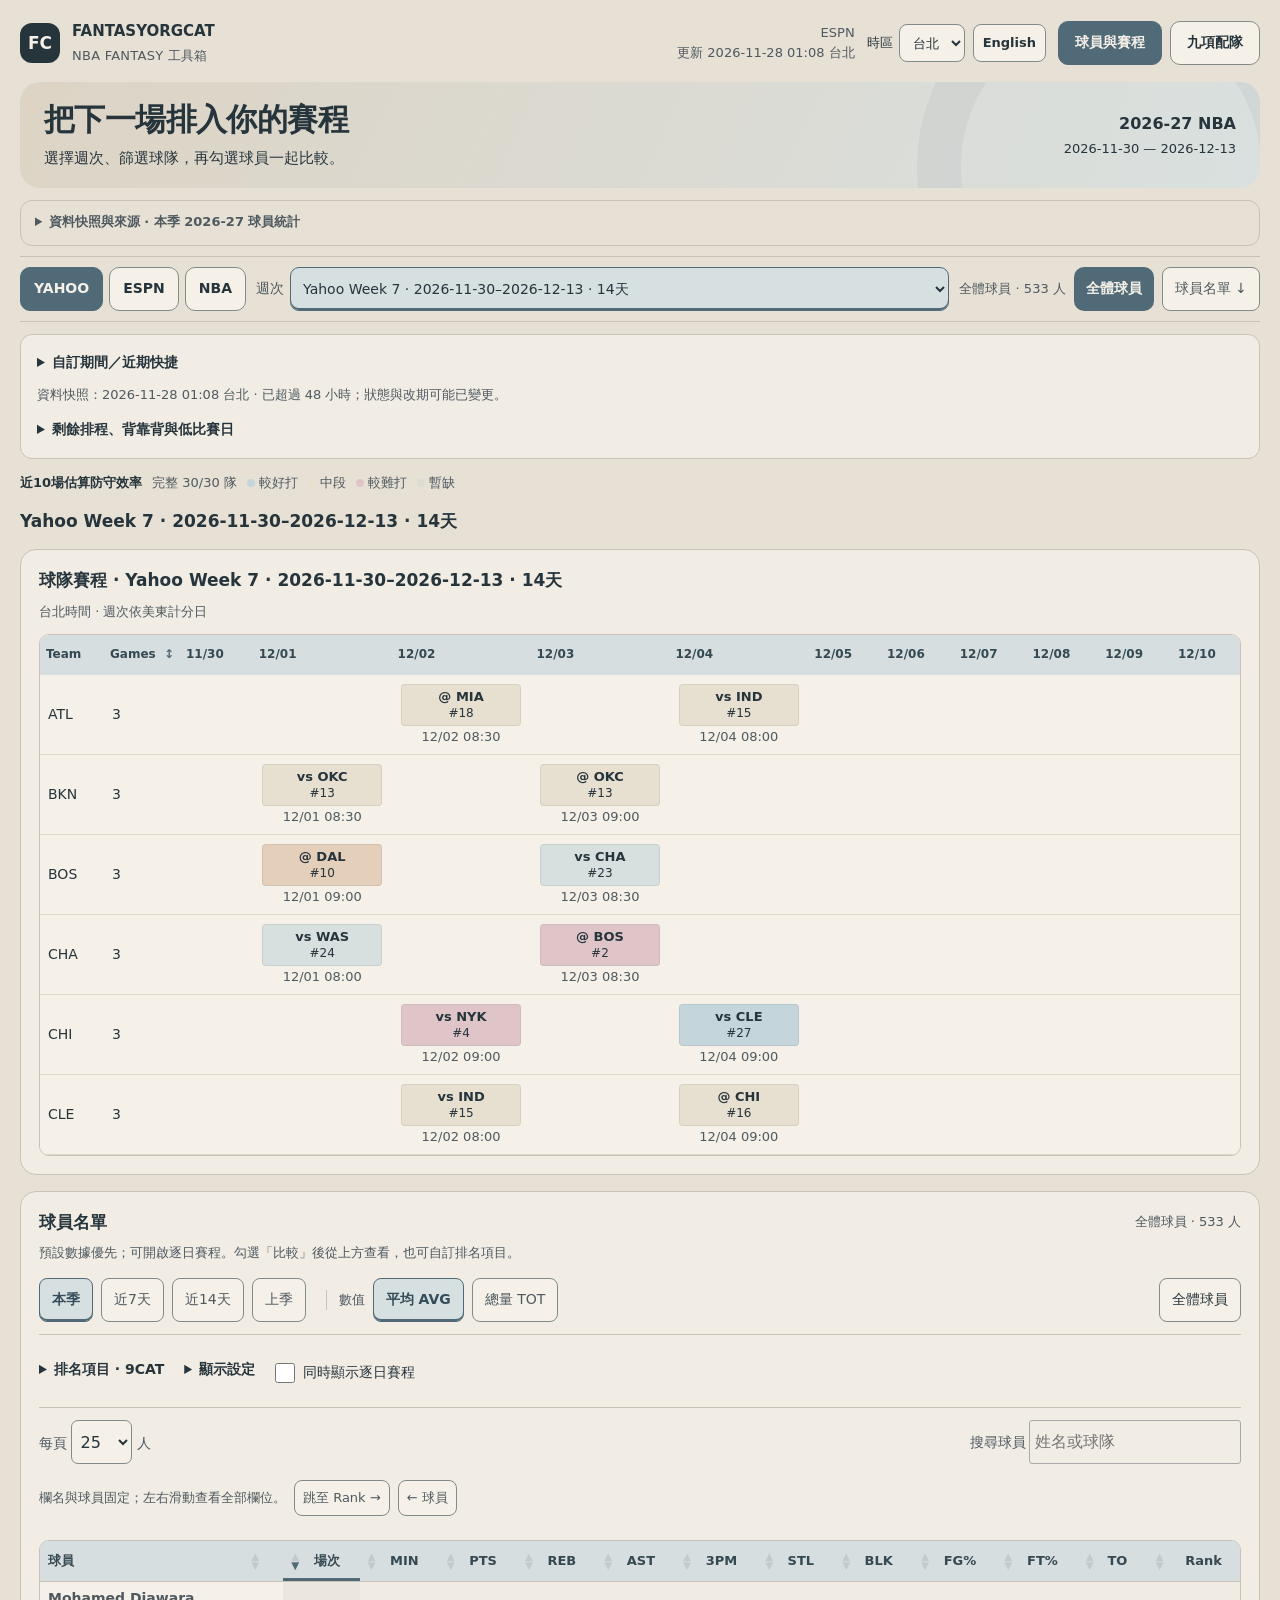
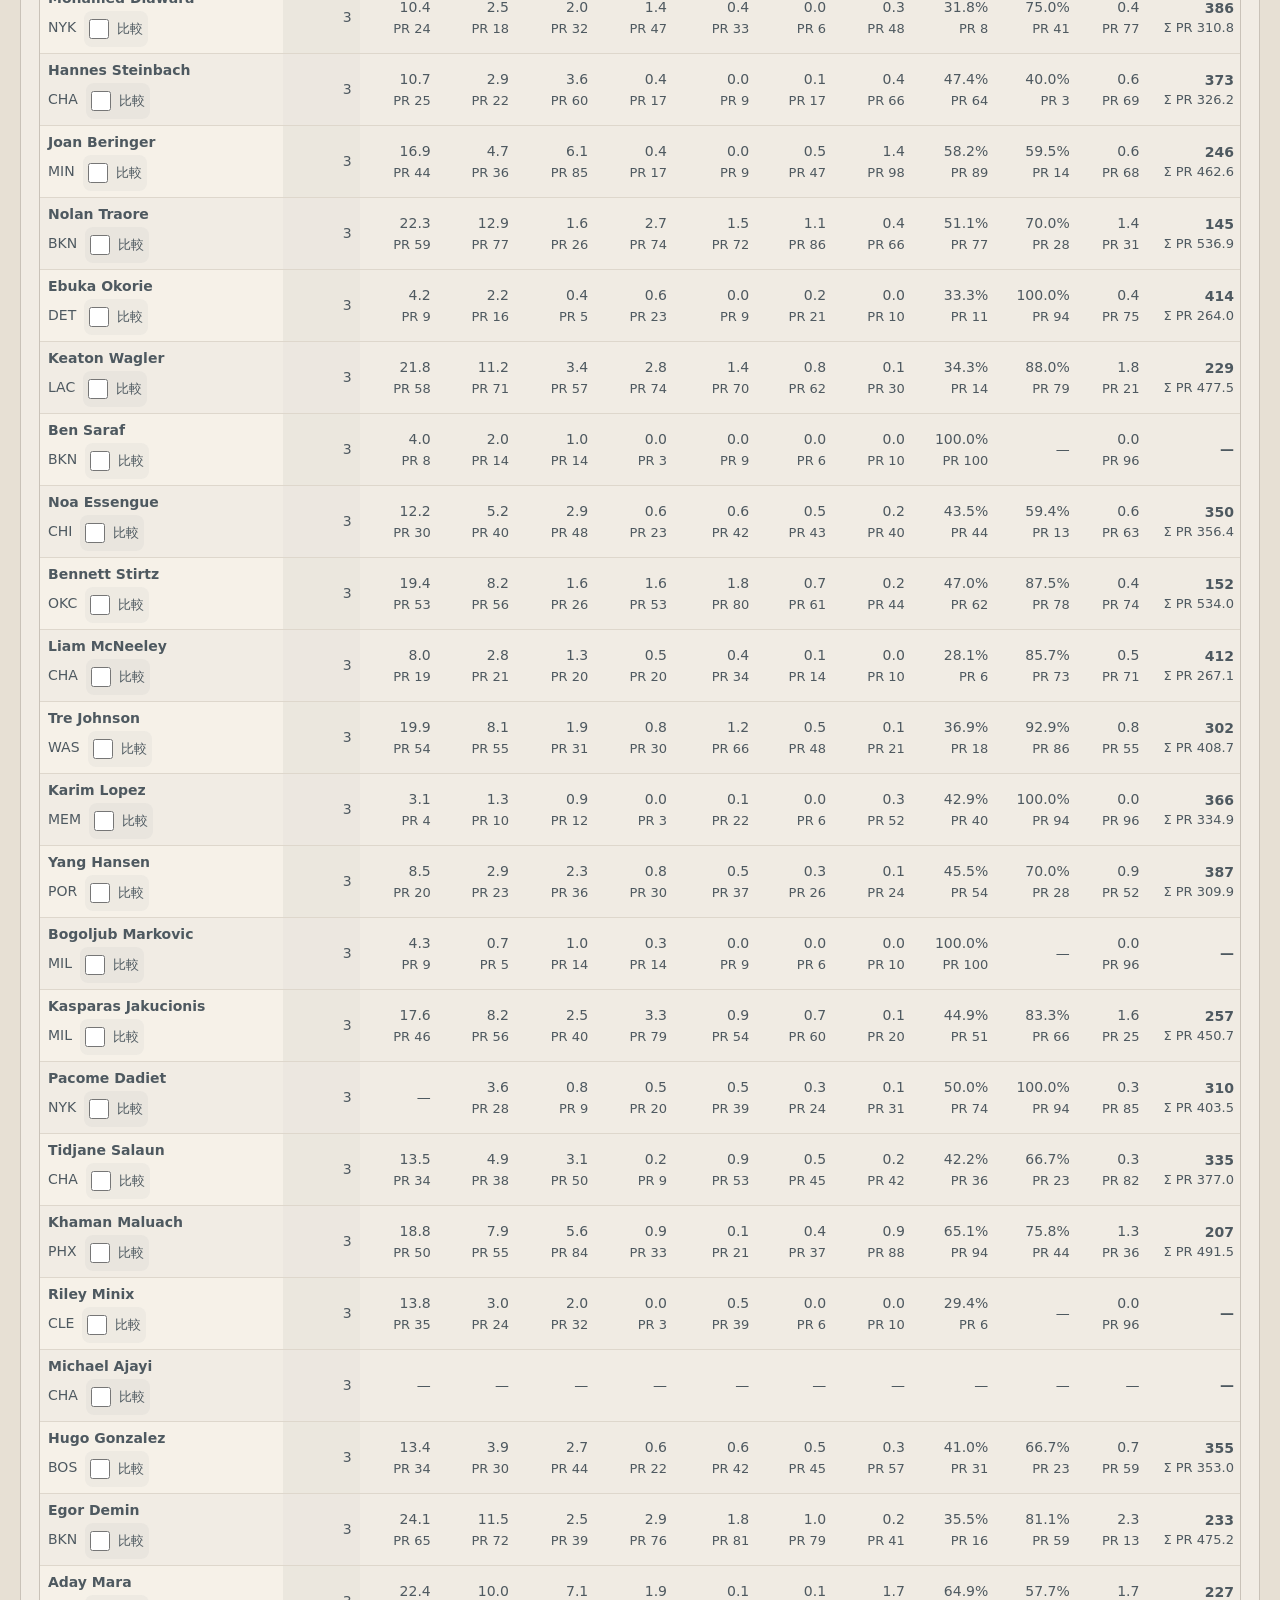
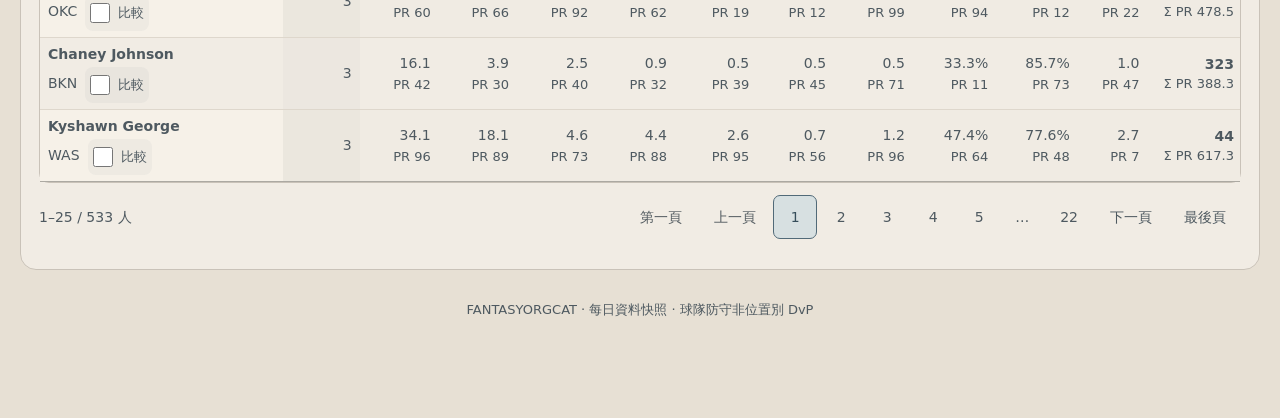
<file: index.html>
<!DOCTYPE html>
    <html lang="zh-Hant">
    <head>
        <meta charset="utf-8">
        <meta name="viewport" content="width=device-width,initial-scale=1">
        <meta http-equiv="Content-Security-Policy" content="default-src 'none'; script-src 'self' 'unsafe-inline'; style-src 'self' 'unsafe-inline'; img-src data:; connect-src 'none'; base-uri 'none'; form-action 'none'">
        <title>球員與賽程 | FANTASYORGCAT</title>
        <link rel="stylesheet" type="text/css" href="assets/datatables-2.3.7.min.css" integrity="sha384-iRTWPXZquQySBE9K96fgJXUIrnm8TpdtPAbiCNR+qjpP24qFZw9PHFA91JtWy7Ul">
        <style>:root{--bg:#e7e0d4;--panel:#f1ece4;--paper:#f6f1e8;--ink:#35434b;--muted:#5e6364;--line:#c9c2b8;--control-line:#818b88;--accent:#516a78;--accent-hover:#435b69;--accent-soft:#d7e0e1;--warm-ink:#735238;--rose-ink:#845d64;--focus:#856044;--radius:16px}
*{box-sizing:border-box}html{scroll-behavior:smooth}body{margin:0;padding:24px;font-family:Inter,'Segoe UI','Microsoft JhengHei',sans-serif;color:var(--ink);background:var(--bg);font-size:14px}button,input,select{font:inherit;color:inherit}button{cursor:pointer}button:focus-visible,input:focus-visible,select:focus-visible,summary:focus-visible,a:focus-visible{outline:3px solid var(--focus);outline-offset:3px}.container{max-width:1680px;margin:auto}.appbar{display:flex;align-items:center;justify-content:space-between;gap:16px;margin-bottom:22px}.brand{display:flex;align-items:center;gap:12px;font-weight:750;letter-spacing:-.3px}.brand-mark{display:grid;place-items:center;width:40px;height:40px;border-radius:12px;background:var(--ink);color:var(--paper);font-size:17px}.brand small{display:block;color:var(--muted);font-size:11px;font-weight:500;letter-spacing:1px;margin-top:3px}.app-status{font-size:11px;color:var(--muted);text-align:right}.hero{position:relative;overflow:hidden;display:flex;justify-content:space-between;align-items:center;gap:24px;padding:28px 32px;border-radius:20px;background:linear-gradient(115deg,#ddd4c5,#d9e0df);color:var(--ink);margin-bottom:16px}.hero:after{content:'';position:absolute;right:-45px;top:-110px;width:300px;height:300px;border:44px solid #516a7812;border-radius:50%;pointer-events:none}.eyebrow{font-size:10px;letter-spacing:2px;font-weight:700;color:var(--warm-ink);text-transform:uppercase}.hero h1{font-size:clamp(25px,3vw,38px);letter-spacing:-1.3px;line-height:1.2;margin:10px 0}.hero p{color:var(--ink);margin:0;font-size:13px}.hero-meta{position:relative;z-index:1;text-align:right;white-space:nowrap;font-size:12px;color:var(--ink)}.hero-meta strong{display:block;color:var(--ink);font-size:18px;margin-bottom:7px}.metric-grid{display:grid;grid-template-columns:repeat(4,minmax(0,1fr));gap:12px;margin:16px 0}.metric-card{padding:17px 20px;background:var(--panel);border:1px solid var(--line);border-radius:var(--radius)}.metric-card span{display:block;font-size:11px;color:var(--muted);margin-bottom:8px}.metric-card strong{font-size:24px;letter-spacing:-.6px}.metric-card small{font-size:11px;color:var(--muted);margin-left:6px}.data-details{margin:12px 0 18px;border:1px solid var(--line);border-radius:12px;background:#eae4da;font-size:12px;color:var(--muted)}.data-details summary{padding:12px 16px;cursor:pointer;font-weight:600}.data-details p{padding:0 16px;line-height:1.7}.workspace-bar{position:sticky;top:0;z-index:20;display:flex;justify-content:space-between;align-items:center;gap:12px;padding:10px;background:#e7e0d4f5;border-bottom:1px solid var(--line);backdrop-filter:blur(12px);margin-bottom:16px}.tab{display:flex;gap:5px;overflow:auto}.tab button{background:transparent;border:0;white-space:nowrap;color:var(--muted);padding:12px 16px;border-radius:10px;font-size:12px;font-weight:650;transition:.15s}.tab button.active{background:var(--accent);color:var(--paper);box-shadow:0 3px 8px #516a781c}.tab button:hover{background:var(--accent-soft)}.tab button.active:hover{background:var(--accent-hover)}.filter-tools{display:flex;gap:12px;align-items:center;flex-shrink:0}.selection-label{font-size:11px;color:var(--muted)}.global-reset{background:var(--accent);border:0;color:var(--paper);padding:11px 18px;border-radius:10px;font-weight:700;font-size:12px;white-space:nowrap;box-shadow:0 3px 8px #516a781c}.global-reset:hover{background:var(--accent-hover)}.tabcontent{display:none;min-width:0}.team-section,.player-section{background:var(--panel);border:1px solid var(--line);border-radius:var(--radius);padding:18px;margin-bottom:16px;min-width:0;overflow:hidden}h3{margin:0 0 14px;font-size:15px;font-weight:700;letter-spacing:-.3px}h3 small{margin-left:10px;font-size:11px;font-weight:400;color:var(--muted)}.schedule-scroll{max-height:330px;overflow:auto;border-radius:10px;border:1px solid var(--line);background:var(--paper)}.team-section table{font-size:12px}.team-section thead{position:sticky;top:0;z-index:2}.team-row{cursor:pointer}.team-row:hover{background:#e2e8e6!important}.team-row.selected{background:var(--accent-soft)!important;box-shadow:inset 3px 0 var(--accent)}.player-heading{display:flex;align-items:center;justify-content:space-between;gap:12px;margin-bottom:16px}.player-heading h3{margin:0}.player-heading span{font-size:11px;color:var(--muted)}.controls{display:flex;flex-wrap:wrap;align-items:center;gap:6px;margin-bottom:16px;padding-bottom:15px;border-bottom:1px solid var(--line)}.btn-stat{padding:8px 12px;border:1px solid var(--control-line);background:var(--paper);color:var(--muted);border-radius:8px;font-size:11px;white-space:nowrap}.btn-stat.active{background:var(--accent-soft);color:#354d5a;border-color:var(--accent);font-weight:650}.btn-reset{margin-left:auto;padding:8px 12px;border:1px solid var(--control-line);background:var(--paper);color:var(--ink);border-radius:8px;font-size:11px}.btn-reset:hover{background:#e7dfd4}.controls>span{color:var(--muted);font-size:10px}.legend{display:flex;flex-wrap:wrap;align-items:center;gap:10px;color:var(--muted);font-size:11px;margin:14px 0}.dot{height:8px;width:8px;border-radius:50%;display:inline-block;margin-right:4px}.legend b{color:var(--ink);font-weight:600}table{width:100%;border-collapse:collapse;font-size:12px}th{background:#d7dedf;color:#354952;padding:11px 9px;text-align:left;font-size:11px;font-weight:650;white-space:nowrap}td{padding:9px 8px;border-bottom:1px solid #ded7cc;vertical-align:middle}table.dataTable tbody tr{background:var(--paper)}table.dataTable tbody tr:nth-child(even){background:var(--panel)}table.dataTable thead>tr>th{border-bottom:1px solid var(--line)}table.dataTable tbody td:first-child{min-width:140px}.matchup{min-width:64px;max-width:110px;font-size:11px;border:1px solid #35434b18;line-height:1.35!important}.matchup small{font-size:9px;font-weight:500;opacity:1}.player-section .dt-layout-row{gap:12px;font-size:11px;color:var(--muted)}div.dt-container div.dt-layout-row{margin:12px 0}div.dt-container .dt-input{border:1px solid var(--control-line);border-radius:7px;background:var(--paper);padding:7px 9px;color:var(--ink)}div.dt-container .dt-paging .dt-paging-button{border-radius:7px;font-size:11px}div.dt-container .dt-paging .dt-paging-button.current{background:var(--accent-soft);border-color:var(--accent);color:#354d5a!important}.dt-scroll{border:1px solid var(--line);border-radius:10px;overflow:hidden}.dt-scroll-body{background:var(--paper)}hr{display:none}.footer{color:var(--muted);font-size:10px;text-align:center;padding:14px}
@media(max-width:1000px){body{padding:16px}.workspace-bar{flex-wrap:wrap}.tab{width:100%}.filter-tools{width:100%;justify-content:space-between}.hero{padding:24px}.metric-card{padding:14px}.metric-card strong{font-size:20px}}
@media(max-width:600px){body{padding:10px;font-size:12px}.appbar{margin:8px 2px 16px}.brand{font-size:12px}.app-status{max-width:130px;font-size:10px}.hero{padding:22px;display:block;border-radius:16px}.hero-meta{text-align:left;margin-top:18px;font-size:11px}.hero-meta strong{display:inline;font-size:13px;margin-right:8px}.metric-grid{grid-template-columns:repeat(2,minmax(0,1fr));gap:8px}.metric-card{padding:13px 15px}.metric-card strong{font-size:21px}.workspace-bar{padding:8px 0}.tab button{padding:10px 12px}.team-section,.player-section{padding:12px;border-radius:12px}.schedule-scroll{max-height:280px}.player-heading{align-items:flex-start}.player-heading span{font-size:10px}.controls{gap:5px}.controls>span{margin-left:5px!important}.btn-stat{padding:8px 10px}.btn-reset{margin-left:0}.legend{font-size:10px;gap:7px}.selection-label{font-size:10px}.global-reset{padding:10px 15px}.data-details{margin-bottom:10px}div.dt-container div.dt-layout-row:not(.dt-layout-table){display:flex;flex-wrap:wrap;justify-content:space-between;gap:10px}div.dt-container div.dt-layout-row:not(.dt-layout-table) .dt-layout-cell{text-align:left;margin:0}.dt-search input{max-width:170px}}

.season-picker{display:flex;align-items:center;gap:8px;color:var(--muted);font-size:11px;flex-shrink:0}.season-picker select{max-width:290px;border:1px solid var(--control-line);border-radius:9px;background:var(--paper);color:var(--ink);padding:10px;font-size:11px}.season-picker select.active{border-color:var(--accent);background:var(--accent-soft)}.workspace-bar .tab{flex:1;min-width:0}.season-picker select:focus-visible{outline:3px solid var(--focus);outline-offset:2px}#season-week-heading{margin:16px 0}#season-week-empty{font-size:12px;color:var(--muted)}@media(max-width:1200px){.workspace-bar{flex-wrap:wrap}.workspace-bar .tab{flex-basis:100%}.season-picker{flex:1}}@media(max-width:600px){.season-picker{width:100%;min-width:0}.season-picker select{flex:1;min-width:0;max-width:none}}

[hidden]{display:none!important}.pick-controls{margin-top:7px;font-size:11px;color:var(--muted)}.pick-controls label{display:flex;align-items:center;gap:4px;cursor:pointer}.pick-controls input{width:15px;height:15px;accent-color:var(--accent)}#comparison-meta{font-size:11px;color:var(--muted);line-height:1.7}.comparison-scroll{overflow:auto;border:1px solid var(--line);border-radius:10px}.comparison-scroll table{min-width:1700px}.comparison-scroll small{display:block;color:var(--muted);font-size:10px}.comparison-scroll td:first-child{min-width:170px}.comparison-scroll td:first-child button{display:block;margin-top:6px}.comparison-matchup{min-width:90px}#comparison-head button{border:0;background:transparent;padding:0;color:inherit;font-weight:700}#comparison-panel select{border:1px solid var(--control-line);border-radius:8px;background:var(--paper);padding:7px}

.comparison-scroll th:first-child,.comparison-scroll td:first-child{position:sticky;left:0;background:var(--panel);z-index:1}.comparison-scroll th:first-child{background:#d7dedf;z-index:2}

.period-tools{padding:14px 16px;margin-bottom:14px;background:var(--panel);border:1px solid var(--line);border-radius:12px;font-size:12px;line-height:1.6}.period-tools p{margin:6px 0;color:var(--muted)}.period-inputs{display:flex;gap:12px;flex-wrap:wrap;align-items:end}.period-inputs label{display:grid;gap:4px;min-width:0}.period-inputs input{max-width:100%;padding:8px;border:1px solid var(--control-line);border-radius:8px;background:var(--paper);color:var(--ink)}.period-tools details{margin-top:8px}.period-tools summary{cursor:pointer;font-weight:650}.period-tools #period-error{color:#885058}.game-time{display:block;max-width:120px;font-size:10px;color:var(--muted);line-height:1.4;margin-top:4px}.period-tools #schedule-freshness{font-size:11px}.period-tools ul{padding-left:20px}.period-tools .schedule-scroll{margin-top:10px}@media(max-width:600px){.period-inputs{gap:8px}.period-inputs label{flex:1;min-width:120px}.period-tools{padding:12px}}

.workspace-bar{flex-wrap:wrap;margin-bottom:10px}.platform-switch{display:flex;gap:6px;flex-shrink:0}.platform-button{min-height:44px;padding:10px 18px;border:1px solid var(--control-line);border-radius:10px;background:var(--paper);color:var(--ink);font-size:12px;font-weight:700}.platform-button.active{background:var(--accent);border-color:var(--accent);color:var(--paper)}.platform-button:disabled{cursor:default;color:var(--muted);background:#ded9d1}.platform-button small{display:block;font-size:9px;font-weight:500}.workspace-bar .season-picker{flex:1;min-width:0}.season-picker select{flex:1;min-width:0;max-width:none;min-height:44px}.platform-note{flex-basis:100%;margin:0 2px;font-size:11px;line-height:1.5;color:var(--muted)}#schedule-extras .tab{margin:8px 0}.period-tools details:first-child{margin-top:0}#custom-period-heading{line-height:1.6}@media(max-width:600px){.platform-switch{width:100%;display:grid;grid-template-columns:repeat(3,minmax(0,1fr))}.platform-button{padding:8px}.workspace-bar .filter-tools{width:100%;min-height:44px}.platform-note{font-size:10px}.season-picker select{font-size:10px}.period-inputs button{min-height:44px}}

/* Interaction states share the muted blue palette; labels and ranks carry meaning. */
.team-games-sort{border:0;background:transparent;padding:0;min-height:28px;color:inherit;font:inherit;font-weight:650;white-space:nowrap}.team-games-sort [data-games-sort-arrow]{color:var(--accent);margin-left:4px}.team-games-sort:disabled{cursor:default;color:var(--muted)}.team-section table.dataTable thead th[aria-sort="none"]{box-shadow:none}
#comparison-head button[aria-label*="目前"]{color:var(--accent);text-decoration:underline;text-underline-offset:3px}#comparison-head button[aria-label*="目前升序"]:after{content:' ↑'}#comparison-head button[aria-label*="目前降序"]:after{content:' ↓'}
.platform-button:not(:disabled):not(.active):hover,.btn-stat:not(.active):hover{background:#e2e8e6;border-color:var(--accent)}.platform-button.active:hover{background:var(--accent-hover)}.platform-button:disabled{color:#555d62;border-style:dashed}.btn-stat.active,.season-picker select.active{box-shadow:inset 0 -2px var(--accent)}.metric-card:nth-child(2) strong{color:var(--warm-ink)}.metric-card:nth-child(4) strong{color:var(--rose-ink)}table.dataTable thead th[aria-sort]{box-shadow:inset 0 -3px var(--accent)}table.dataTable thead>tr>th.dt-ordering-asc span.dt-column-order:before,table.dataTable thead>tr>th.dt-ordering-desc span.dt-column-order:after{color:var(--accent);opacity:1}div.dt-container .dt-paging .dt-paging-button:hover{background:var(--accent)!important;border-color:var(--accent)!important;color:var(--paper)!important}div.dt-container .dt-paging .dt-paging-button.disabled{color:#555d62!important;background:transparent!important}.matchup small{color:var(--ink)}

/* Page scrolling keeps the original DataTables header below the responsive navigation. */
.player-section,.player-section .dt-scroll{overflow:visible}
.player-section .dt-scroll-head{position:sticky!important;top:var(--workspace-height,0px);z-index:10;background:#d7dedf;border-radius:9px 9px 0 0}
.schedule-scroll thead{position:sticky;top:0;z-index:2}

.roto-link{display:inline-block;color:var(--accent);font-size:11px;margin-top:4px;text-underline-offset:3px}

/* Homepage workspace: readable data, clear destinations, compact secondary context. */
body.dashboard-page{font-family:system-ui,-apple-system,BlinkMacSystemFont,'Segoe UI','Noto Sans TC','Microsoft JhengHei',sans-serif;font-size:15px;font-weight:500;line-height:1.55;--ink:#26343c;--muted:#4e5960;padding:20px}
body.dashboard-page .container{max-width:1440px}
body.dashboard-page .appbar{flex-wrap:wrap;gap:12px;margin-bottom:16px}
body.dashboard-page .brand{font-size:15px;letter-spacing:0}
body.dashboard-page .brand small{font-size:13px;letter-spacing:.25px}
body.dashboard-page .app-status{font-size:13px;margin-left:auto}
body.dashboard-page .site-nav{display:flex;gap:8px}
body.dashboard-page .site-nav a{display:inline-flex;align-items:center;justify-content:center;min-height:44px;padding:9px 16px;border:1px solid var(--control-line);border-radius:10px;color:var(--ink);background:var(--paper);text-decoration:none;font-size:14px;font-weight:650;white-space:nowrap}
body.dashboard-page .site-nav a[aria-current="page"]{background:var(--accent);border-color:var(--accent);color:var(--paper)}
body.dashboard-page .site-nav a:not([aria-current]):hover{background:var(--accent-soft)}
body.dashboard-page .hero{padding:18px 24px;margin-bottom:12px;gap:16px}
body.dashboard-page .hero h1{font-size:clamp(24px,2.4vw,32px);letter-spacing:-.6px;margin:0 0 6px;line-height:1.3}
body.dashboard-page .hero p{font-size:15px;line-height:1.6}
body.dashboard-page .hero-meta{font-size:13px;line-height:1.6}
body.dashboard-page .hero-meta strong{font-size:16px;margin-bottom:2px}
body.dashboard-page .data-details{font-size:13px;line-height:1.7;margin:0 0 10px;background:transparent}
body.dashboard-page .data-details summary{min-height:44px;padding:10px 14px}
body.dashboard-page .metric-grid{gap:0;margin:0 14px 12px;border:1px solid var(--line);border-radius:12px;overflow:hidden}
body.dashboard-page .metric-card{border:0;border-radius:0;border-right:1px solid var(--line);padding:12px 16px}
body.dashboard-page .metric-card:last-child{border-right:0}
body.dashboard-page .metric-card :is(span,small){font-size:13px}
body.dashboard-page .metric-card span{margin-bottom:4px}
body.dashboard-page .metric-card strong{font-size:22px}
body.dashboard-page .workspace-bar{gap:10px;padding:10px 0;background:var(--bg);border-top:1px solid var(--line);border-bottom:1px solid var(--line);margin-bottom:12px}
body.dashboard-page .platform-switch{gap:6px}
body.dashboard-page .platform-button{font-size:14px;padding:8px 13px}
body.dashboard-page .platform-button small{font-size:13px}
body.dashboard-page .season-picker{font-size:14px;gap:6px}
body.dashboard-page .season-picker select{font-size:14px;padding:8px;min-height:44px}
body.dashboard-page .filter-tools{gap:8px}
body.dashboard-page .selection-label{font-size:13px;line-height:1.4}
body.dashboard-page :is(.global-reset,.btn-stat,.btn-reset,.tab button){font-size:14px;min-height:44px;padding:9px 12px}
body.dashboard-page .global-reset{box-shadow:none}
body.dashboard-page #view-comparison{display:inline-flex;align-items:center;background:var(--accent-soft);color:var(--ink);font-weight:650;text-decoration:none}
body.dashboard-page .period-tools{font-size:14px;line-height:1.65;padding:12px 16px}
body.dashboard-page :is(.platform-note,.period-tools #schedule-freshness){font-size:13px;line-height:1.6}
body.dashboard-page .period-tools summary{min-height:32px;display:list-item;padding:4px 0}
body.dashboard-page h3{font-size:17px;line-height:1.5;letter-spacing:0}
body.dashboard-page :is(h3 small,.player-heading span,.legend,.footer,.roto-link){font-size:13px;line-height:1.6}
body.dashboard-page .player-heading{flex-wrap:wrap;gap:10px;margin-bottom:8px}
body.dashboard-page .player-hint{margin:0 0 14px;font-size:13px;color:var(--muted);line-height:1.6}
body.dashboard-page .player-section{scroll-margin-top:calc(var(--workspace-height,0px) + 12px)}
body.dashboard-page .controls{gap:8px;padding-bottom:12px}
body.dashboard-page .controls>span{font-size:13px}
body.dashboard-page .stat-divider{margin-left:12px;padding-left:12px;border-left:1px solid var(--line)}
body.dashboard-page :is(table,.team-section table){font-size:14px;font-variant-numeric:tabular-nums}
body.dashboard-page th{font-size:13px;padding:12px 10px}
body.dashboard-page td{padding:11px 10px}
body.dashboard-page .stat-pr{font-size:13px;color:var(--muted)}
body.dashboard-page .matchup{min-width:104px;max-width:136px;font-size:14px}
body.dashboard-page :is(.matchup small,.game-time,.comparison-scroll small){font-size:13px;line-height:1.5}
body.dashboard-page .game-time{max-width:150px}
body.dashboard-page .pick-controls{font-size:14px;margin-top:8px}
body.dashboard-page .pick-controls label{min-height:44px;gap:8px;width:max-content;padding:4px 8px;border-radius:8px;background:#516a780d}
body.dashboard-page .pick-controls label:has(input:checked){background:var(--accent-soft);font-weight:700}
body.dashboard-page .pick-controls input{width:20px;height:20px;margin:0}
body.dashboard-page .player-section .dt-layout-row{font-size:14px;line-height:1.5}
body.dashboard-page div.dt-container .dt-input{min-height:44px;font-size:16px}
body.dashboard-page div.dt-container .dt-paging .dt-paging-button{font-size:14px;min-width:44px;min-height:44px}
body.dashboard-page #comparison-meta{font-size:14px}
body.dashboard-page #comparison-panel select{min-height:44px;font-size:16px}
body.dashboard-page #comparison-panel .controls{gap:12px}
body.dashboard-page #comparison-panel .roto-link{margin:0;text-decoration:none;display:inline-flex;align-items:center}
@media(max-width:1000px){body.dashboard-page .filter-tools{width:auto;margin-left:auto}body.dashboard-page .workspace-bar .season-picker{flex:1 1 260px}body.dashboard-page .site-nav{flex-basis:100%}body.dashboard-page .site-nav a{flex:1}}
@media(max-width:600px){body.dashboard-page{padding:10px;font-size:15px}body.dashboard-page .appbar{gap:10px;margin:2px 0 14px}body.dashboard-page .brand{font-size:14px}body.dashboard-page .brand-mark{width:36px;height:36px}body.dashboard-page .app-status{max-width:152px;font-size:13px}body.dashboard-page .site-nav{gap:8px}body.dashboard-page .hero{padding:16px;display:block}body.dashboard-page .hero p{font-size:14px}body.dashboard-page .hero-meta{margin-top:8px;text-align:left;font-size:13px;white-space:normal}body.dashboard-page .hero-meta strong{display:inline;margin-right:8px;font-size:14px}body.dashboard-page .metric-card{padding:10px 12px}body.dashboard-page .metric-card:nth-child(2){border-right:0}body.dashboard-page .metric-card:nth-child(-n+2){border-bottom:1px solid var(--line)}body.dashboard-page .workspace-bar{gap:8px;padding:8px 0}body.dashboard-page .platform-switch{display:flex;width:auto}body.dashboard-page .platform-button{padding:8px 12px}body.dashboard-page .workspace-bar .season-picker{flex-basis:100%}body.dashboard-page .filter-tools{width:100%;margin:0;gap:6px;justify-content:flex-start;flex-wrap:wrap}body.dashboard-page .selection-label{margin-right:auto;max-width:90px}body.dashboard-page .filter-tools :is(.global-reset,.btn-stat){padding:8px;font-size:13px}body.dashboard-page .period-tools{padding:10px 12px}body.dashboard-page .team-section,body.dashboard-page .player-section{padding:12px}body.dashboard-page h3 small{display:block;margin:3px 0 0}body.dashboard-page .player-heading span{max-width:50%;text-align:right}body.dashboard-page .stat-divider{margin-left:0!important;padding-left:0;border-left:0;flex-basis:100%}body.dashboard-page .controls{gap:6px}body.dashboard-page .btn-reset{margin-left:auto}body.dashboard-page .legend{gap:8px;margin:12px 0}body.dashboard-page .dt-search input{max-width:200px}body.dashboard-page .player-section .dt-layout-row{gap:10px}body.dashboard-page .footer{font-size:13px}}
@media(prefers-reduced-motion:reduce){html:has(body.dashboard-page){scroll-behavior:auto}body.dashboard-page *{transition:none!important}}
body.dashboard-page .filter-tools .selection-label{max-width:none;flex:1;min-width:0}
body.dashboard-page .player-section .dt-scroll-head th:first-child{position:sticky;left:0;z-index:3;box-shadow:1px 0 var(--line)}
body.dashboard-page .player-section .dt-scroll-body>table>tbody>tr>td:first-child{position:sticky;left:0;z-index:1;min-width:140px;max-width:180px;background:var(--paper);box-shadow:1px 0 var(--line)}
body.dashboard-page .player-section .dt-scroll-body>table>tbody>tr:nth-child(even)>td:first-child{background:var(--panel)}
body.dashboard-page .stat-pr,body.dashboard-page .comparison-scroll small{white-space:nowrap}
@media(max-width:360px){body.dashboard-page .app-status{max-width:none;flex-basis:100%;text-align:left}}

/* Stable data-first workspace. Schedule defaults to 84px (120px × 70%). */
body.dashboard-page{--table-font:14px;--table-padding:6px;--schedule-width:84px}
body.dashboard-page :is(.player-section table,.team-section table){font-size:var(--table-font);font-variant-numeric:tabular-nums}
body.dashboard-page .player-section .dt-scroll :is(th,td){overflow-wrap:normal;white-space:nowrap;padding:var(--table-padding) 8px;box-sizing:border-box}
body.dashboard-page .player-section .dt-scroll th{font-size:13px;padding:10px 20px 10px 8px}
body.dashboard-page .player-section .dt-scroll :is(th,td):first-child{white-space:normal;overflow-wrap:anywhere;min-width:0;max-width:none}
body.dashboard-page .player-section .dt-scroll tbody td:not(:first-child){text-align:right}
body.dashboard-page .player-section .dt-scroll tbody td:has(.matchup){text-align:left;white-space:normal}
body.dashboard-page .player-section .dt-scroll td.stat-pr{white-space:nowrap}
body.dashboard-page .stat-pr,body.dashboard-page .rank-sum{font-size:max(13px,calc(var(--table-font) - 1px));line-height:1.4;font-weight:400;color:var(--muted)}
body.dashboard-page .rank-sum{display:block;white-space:nowrap}
body.dashboard-page .rank-value{font-weight:700}
body.dashboard-page .pick-controls{margin-top:4px}
body.dashboard-page .pick-controls label{padding:2px 5px;min-height:36px;font-size:13px}
body.dashboard-page .matchup{width:100%;min-width:0;max-width:none;font-size:13px;padding:4px!important;white-space:normal;overflow-wrap:anywhere}
body.dashboard-page .matchup small{font-size:12px;line-height:1.35}
body.dashboard-page .game-time{max-width:none;font-size:12px;line-height:1.4;white-space:normal;overflow-wrap:anywhere}
body.dashboard-page .team-section .schedule-scroll{width:max-content;max-width:100%}
body.dashboard-page .team-section :is(th,td){padding:var(--table-padding) 6px;min-width:0!important;white-space:normal}
body.dashboard-page .team-section th{font-size:12px;white-space:nowrap}
body.dashboard-page .table-toolbar{display:flex;flex-wrap:wrap;gap:8px 20px;align-items:flex-start;padding:0 0 12px;border-bottom:1px solid var(--line);font-size:14px}
body.dashboard-page .table-options{min-width:0;max-width:100%;flex:0 1 auto}
body.dashboard-page .table-options[open]{flex-basis:100%;order:3;padding:12px;background:var(--paper);border:1px solid var(--line);border-radius:10px}
body.dashboard-page .table-options summary{padding:8px 0;min-height:40px;cursor:pointer;font-weight:650}
body.dashboard-page .table-options p{font-size:13px;line-height:1.6;margin:8px 0 0}
body.dashboard-page .table-options button{margin:6px 8px 0 0}
body.dashboard-page .rank-choices{display:flex;flex-wrap:wrap;gap:4px 10px;margin:8px 0;border:0;padding:0}
body.dashboard-page .rank-choices legend{font-size:13px;margin-bottom:4px;color:var(--muted)}
body.dashboard-page :is(.rank-choices label,.schedule-toggle){display:flex;gap:8px;align-items:center;min-height:44px;cursor:pointer}
body.dashboard-page .rank-choices label{border:1px solid var(--line);border-radius:8px;padding:6px 10px}
body.dashboard-page .rank-choices label:has(:checked){background:var(--accent-soft);border-color:var(--accent)}
body.dashboard-page :is(.rank-choices,.schedule-toggle) input{width:20px;height:20px;margin:0;accent-color:var(--accent);flex-shrink:0}
body.dashboard-page .display-controls{display:flex;flex-wrap:wrap;gap:12px 24px}
body.dashboard-page .display-controls label{display:grid;grid-template-columns:1fr auto;gap:6px;max-width:100%;width:240px}
body.dashboard-page .display-controls input{grid-column:1;min-width:0;width:100%;accent-color:var(--accent);min-height:32px}
body.dashboard-page .display-controls output{grid-column:2;grid-row:2;align-self:center;font-variant-numeric:tabular-nums}
body.dashboard-page .table-x-scroll{overflow-x:auto;overflow-y:hidden;height:20px;max-width:100%;scrollbar-color:var(--accent) var(--panel)}
body.dashboard-page .table-x-scroll>div{height:1px}
body.dashboard-page .table-scroll-hint{display:flex;gap:8px;flex-wrap:wrap;align-items:center;font-size:13px;color:var(--muted);padding:4px 0}
body.dashboard-page .table-scroll-hint button{font-size:13px;min-height:36px;padding:4px 8px}
@media(max-width:600px){body.dashboard-page .table-toolbar{gap:4px 16px}body.dashboard-page .display-controls label{width:100%}body.dashboard-page .table-options[open]{padding:10px}body.dashboard-page .table-scroll-hint span{flex-basis:100%}}
/* Finished fixed desktop grid; narrow screens scroll the same grid. */
body.dashboard-page .container{max-width:1280px}
body.dashboard-page .player-section .dt-scroll th:not(:first-child){text-align:right}
body.dashboard-page .player-section .dt-scroll .pick-controls{display:inline-flex;vertical-align:middle;margin:2px 0 0 8px}
body.dashboard-page .team-section{width:fit-content;max-width:100%}
@media(max-width:600px){
 body.dashboard-page .player-hint,body.dashboard-page .stat-divider{display:none}
 body.dashboard-page .player-section .dt-layout-row:not(.dt-layout-table){display:flex!important;align-items:center;gap:8px;margin:8px 0}
 body.dashboard-page .player-section .dt-layout-row:not(.dt-layout-table) .dt-layout-cell{padding:0;flex:0 1 auto}
 body.dashboard-page .player-section .dt-length{white-space:nowrap}
 body.dashboard-page .player-section .dt-search{display:flex;align-items:center;gap:6px}
 body.dashboard-page .player-section .dt-search input{width:140px;margin:0}
 body.dashboard-page .table-scroll-hint{gap:4px}
}
/* Restored full-width schedule, compact games and six complete visible team rows. */
body.dashboard-page .team-section{width:100%;max-width:100%}
body.dashboard-page .team-section .schedule-scroll{width:100%;max-width:100%;max-height:none;height:478px}
body.dashboard-page .team-section tbody tr{height:80px}
body.dashboard-page .team-section td{height:80px;padding:6px 8px}
body.dashboard-page .team-section .matchup{width:100%;min-width:64px;max-width:120px;margin:auto;line-height:1.2!important}
body.dashboard-page .team-section .game-time{white-space:nowrap;text-align:center;line-height:1.25;margin-top:3px;font-size:13px}
body.dashboard-page .schedule-zone-note{margin:-6px 0 12px;font-size:13px;color:var(--muted)}
.site-preferences{display:flex;align-items:center;gap:8px;font-size:13px}
.site-preferences label{display:flex;align-items:center;gap:6px}
.site-preferences :is(select,button){font:inherit;color:var(--ink);min-height:38px;padding:6px 9px;background:var(--paper);border:1px solid var(--control-line);border-radius:8px}
.site-preferences button{font-weight:650;white-space:nowrap}
.site-preferences small{font-size:12px;max-width:200px}
@media(max-width:600px){.site-preferences{flex-wrap:wrap;gap:8px;width:100%}.site-preferences :is(select,button){min-height:44px}.site-preferences label{flex:1}.site-preferences select{flex:1;min-width:0}body.dashboard-page .app-status{margin-left:auto}}
</style>
        <script type="text/javascript" charset="utf8" src="assets/jquery-3.7.1.min.js" integrity="sha384-1H217gwSVyLSIfaLxHbE7dRb3v4mYCKbpQvzx0cegeju1MVsGrX5xXxAvs/HgeFs"></script>
        <script type="text/javascript" charset="utf8" src="assets/datatables-2.3.7.min.js" integrity="sha384-Lo2E+ASlyar6zUXt6sPEy5uaDGtDGHXo300rohaW4/AV26JdoLBT9zhcOhV8BtL8"></script>
        <script src="report_data.js"></script>
<script src="data_codec.js"></script>
<script src="report.js"></script>
<script src="site_ui.js"></script>
<script src="team_tools.js"></script>
<script src="player_tools.js"></script>
<script src="schedule_tools.js"></script>
<script src="table_tools.js"></script>
    </head>
    <body class="dashboard-page">
        <div class="container">
            <header class="appbar"><div class="brand"><span class="brand-mark">FC</span><div>FANTASYORGCAT<small>NBA FANTASY 工具箱</small></div></div><div class="app-status">ESPN<br>更新 2026-11-27 17:08 UTC</div><div class="site-preferences" data-site-preferences></div><nav class="site-nav" aria-label="網站導覽"><a href="index.html" aria-current="page">球員與賽程</a><a href="roto.html">九項配隊</a></nav></header>
            <section class="hero"><div><h1>把下一場排入你的賽程</h1><p>選擇週次、篩選球隊，再勾選球員一起比較。</p></div><div class="hero-meta"><strong>2026-27 NBA</strong><span id="hero-period-range">2026-11-27 — 2026-12-20</span></div></section>
            <details class="data-details"><summary>資料快照與來源 · 本季 2026-27 球員統計</summary><div class="metric-grid">
                <div class="metric-card"><span>現役球員</span><strong>530</strong><small>人</small></div>
                <div class="metric-card"><span>四週賽程</span><strong>124</strong><small>場</small></div>
                <div class="metric-card"><span>防守資料 · 截至 2026-11-25</span><strong>30<small>/ 30 隊</small></strong></div>
                <div class="metric-card"><span>上季 PR 母體</span><strong>578</strong><small>人</small></div>
            </div><p class="data-notice">選週只切換賽程，統計與PR維持報告更新時的資料。 NBA 賽程週採美東週一至週日，首場當季例行賽所在週為 Week 1；Yahoo 採經核對的當季公開預設週表；ESPN 採已核實當季的全季 Weekly 週曆，未核實球季不開放。聯盟 matchup／季後賽日期可自訂。近1週從今天起至週日。僅列來源已公布日期，尚未排定賽事不虛構；無比賽週仍保留。 報告產生時間：2026-11-27 17:08 UTC。ESPN 球員資料：當季 2026-27，上季 2025-26 例行賽來源期間至 2026-04-13。近期窗口為美東日期 2026-11-27 前完整7／14天。球隊／球員名單取自本次 ESPN roster；週次依美東計分日；賽事日期與時間依所選時區顯示，四週範圍 2026-11-27–2026-12-20。各期 PR 母體：當季 482、近7天 374、近14天 432、上季 578 位有出賽球員。 ESPN/NBA資料再散布授權仍未確認。</p><p class="defense-notice">近10場估算防守效率：固定使用 ESPN，當季不足十場接續上季例行賽。估算回合＝對手 FGA＋0.4×FTA－進攻籃板＋總失誤；每百估算回合失分越低，排名越前。完整球隊 30/30，最新比賽 2026-11-25。這是估算值；不足十場或缺少必要欄位以 n/10 標示，不列排名，也不以第十一場補替。</p></details>
            <div class="workspace-bar"><nav class="platform-switch" aria-label="週次類型"><button type="button" class="platform-button" data-platform="YAHOO" aria-pressed="false" aria-describedby="platform-note" >YAHOO</button><button type="button" class="platform-button" data-platform="ESPN" aria-pressed="false" aria-describedby="platform-note" >ESPN</button><button type="button" class="platform-button" data-platform="NBA" aria-pressed="false" aria-describedby="platform-note" >NBA</button></nav><label class="season-picker" for="season-week">週次<select id="season-week" onchange="selectSeasonWeek(this.value)" aria-describedby="platform-note"><option value="">選擇週次</option></select></label><div class="filter-tools"><span id="active-selection" class="selection-label" role="status">全體球員</span><button id="show-all-players" class="global-reset" onclick="resetActiveTeamFilter()" aria-pressed="true" title="清除球隊與搜尋，保留統計期間及AVG/TOT">全體球員</button><button id="jump-players" type="button" class="btn-stat">球員名單 ↓</button><a id="view-comparison" href="#comparison-panel" class="btn-stat" hidden>比較 0 人</a></div></div>
            <section class="period-tools" aria-label="賽程資訊"><details id="schedule-extras"><summary>自訂期間／近期快捷</summary><p id="platform-note" class="platform-note" role="status"></p><nav class="tab" aria-label="近期週次"><button class='tablinks' onclick="openWeek(event, 'Week1')" id='defaultOpen'>近1週 (11/27 - 11/29)</button><button class='tablinks' onclick="openWeek(event, 'Week2')" id=''>近2週 (11/30 - 12/06)</button><button class='tablinks' onclick="openWeek(event, 'Week3')" id=''>近3週 (12/07 - 12/13)</button><button class='tablinks' onclick="openWeek(event, 'Week4')" id=''>近4週 (12/14 - 12/20)</button></nav><p>美東日期，含迄日；可依自己的聯盟設定輸入 1–31 天。</p><div class="period-inputs"><label>起日（美東）<input id="period-start" type="date" value="2026-11-27"></label><label>迄日（含，美東）<input id="period-end" type="date" value="2026-11-29"></label><button id="apply-custom-period" class="btn-stat" type="button">套用自訂期間</button></div><p id="period-error" role="alert" hidden></p></details><p id="schedule-freshness" role="status"></p><details id="schedule-metrics"><summary>剩餘排程、背靠背與低比賽日</summary><p>依目前快照與瀏覽時間計算球隊排程；未套用傷病、陣容、位置或 GP 上限，不代表可用上場場次。低比賽日指美東當日全聯盟 1–5 場。</p><p id="schedule-period-context"></p><div id="schedule-insights" class="schedule-scroll"></div><div id="schedule-pending"></div></details></section>
            <div class="legend"><b>近10場估算防守效率</b><span>完整 30/30 隊</span><span><i class="dot" style="background:#c5d5dc"></i>較好打</span><span><i class="dot" style="background:#e7dfcf"></i>中段</span><span><i class="dot" style="background:#dfc5c8"></i>較難打</span><span><i class="dot" style="background:#dedbd5"></i>暫缺</span></div>
            <section id="comparison-panel" class="player-section" hidden><div class="player-heading"><h3>球員比較</h3><button id="clear-comparison" type="button" class="btn-stat">清空比較</button><a id="open-roto" href="roto.html" target="_blank" rel="noopener" class="btn-stat roto-link">用勾選配隊 ↗</a></div><div class="controls"><label>統計期間 <select id="comparison-period"><option value="season">本季</option><option value="l7">近7天</option><option value="l14">近14天</option><option value="ls">上季</option></select></label><label>顯示 <select id="comparison-mode"><option value="avg">平均 AVG</option><option value="tot">總量 TOT</option></select></label></div><p id="comparison-meta"></p><div class="comparison-scroll"><table id="comparison-table"><thead id="comparison-head"></thead><tbody id="comparison-body"></tbody></table></div></section>
            <div id='Week1' class='tabcontent'><hr>
        <div class="player-section"><div class="player-heading"><h3>球員名單</h3><span id="selectionW1">全體球員</span></div>
            <p class="player-hint">預設數據優先；可開啟逐日賽程。勾選「比較」後從上方查看，也可自訂排名項目。</p>
            <div class="controls">
                <button class="btn-stat active" data-period="Season" onclick="switchStats('Season', 'W1')">本季</button>
                <button class="btn-stat" data-period="L7" onclick="switchStats('L7', 'W1')">近7天</button>
                <button class="btn-stat" data-period="L14" onclick="switchStats('L14', 'W1')">近14天</button>
                <button class="btn-stat" data-period="LS" onclick="switchStats('LS', 'W1')">上季</button>
                <span class="stat-divider">數值</span>
                <button class="btn-stat active" aria-pressed="true" data-mode="AVG" onclick="switchDisplayMode('AVG', 'W1')">平均 AVG</button>
                <button class="btn-stat" aria-pressed="false" data-mode="TOT" onclick="switchDisplayMode('TOT', 'W1')">總量 TOT</button>
                <button class="btn-reset" onclick="resetTeamFilter('W1')">全體球員</button>
            </div>
            <table id="playerTableW1" class="display" style="width:100%">
                <thead>
                    <tr>
                        <th>Player</th>
                        <th>Team</th> <!-- Hidden column for filtering -->
                        <th>Games</th>
                        <th data-schedule-day="0">Fri (11/27)</th><th data-schedule-day="1">Sat (11/28)</th><th data-schedule-day="2">Sun (11/29)</th>
                        <!-- Season Stats Headers (AVG / TOT) -->
                        <th class="stat-season stat-avg" title="">MIN</th><th class="stat-season stat-avg" title="">PTS</th><th class="stat-season stat-avg" title="">REB</th><th class="stat-season stat-avg" title="">AST</th><th class="stat-season stat-avg" title="">3PM</th><th class="stat-season stat-avg" title="">STL</th><th class="stat-season stat-avg" title="">BLK</th><th class="stat-season stat-avg" title="">FG%</th><th class="stat-season stat-avg" title="">FT%</th><th class="stat-season stat-avg" title="失誤越少PR越高">TO</th><th class="stat-season stat-avg rank-season-avg" title="">Rank</th>
                        <th class="stat-season stat-tot" style="display:none" title="">MIN</th><th class="stat-season stat-tot" style="display:none" title="">PTS</th><th class="stat-season stat-tot" style="display:none" title="">REB</th><th class="stat-season stat-tot" style="display:none" title="">AST</th><th class="stat-season stat-tot" style="display:none" title="">3PM</th><th class="stat-season stat-tot" style="display:none" title="">STL</th><th class="stat-season stat-tot" style="display:none" title="">BLK</th><th class="stat-season stat-tot" style="display:none" title="">FG%</th><th class="stat-season stat-tot" style="display:none" title="">FT%</th><th class="stat-season stat-tot" style="display:none" title="失誤越少PR越高">TO</th><th class="stat-season stat-tot rank-season-tot" style="display:none" title="">Rank</th>
                        <!-- L7 Stats Headers (AVG / TOT) -->
                        <th class="stat-l7 stat-avg" style="display:none" title="">MIN</th><th class="stat-l7 stat-avg" style="display:none" title="">PTS</th><th class="stat-l7 stat-avg" style="display:none" title="">REB</th><th class="stat-l7 stat-avg" style="display:none" title="">AST</th><th class="stat-l7 stat-avg" style="display:none" title="">3PM</th><th class="stat-l7 stat-avg" style="display:none" title="">STL</th><th class="stat-l7 stat-avg" style="display:none" title="">BLK</th><th class="stat-l7 stat-avg" style="display:none" title="">FG%</th><th class="stat-l7 stat-avg" style="display:none" title="">FT%</th><th class="stat-l7 stat-avg" style="display:none" title="失誤越少PR越高">TO</th><th class="stat-l7 stat-avg rank-l7-avg" style="display:none" title="">Rank</th>
                        <th class="stat-l7 stat-tot" style="display:none" title="">MIN</th><th class="stat-l7 stat-tot" style="display:none" title="">PTS</th><th class="stat-l7 stat-tot" style="display:none" title="">REB</th><th class="stat-l7 stat-tot" style="display:none" title="">AST</th><th class="stat-l7 stat-tot" style="display:none" title="">3PM</th><th class="stat-l7 stat-tot" style="display:none" title="">STL</th><th class="stat-l7 stat-tot" style="display:none" title="">BLK</th><th class="stat-l7 stat-tot" style="display:none" title="">FG%</th><th class="stat-l7 stat-tot" style="display:none" title="">FT%</th><th class="stat-l7 stat-tot" style="display:none" title="失誤越少PR越高">TO</th><th class="stat-l7 stat-tot rank-l7-tot" style="display:none" title="">Rank</th>
                        <!-- L14 Stats Headers (AVG / TOT) -->
                        <th class="stat-l14 stat-avg" style="display:none" title="">MIN</th><th class="stat-l14 stat-avg" style="display:none" title="">PTS</th><th class="stat-l14 stat-avg" style="display:none" title="">REB</th><th class="stat-l14 stat-avg" style="display:none" title="">AST</th><th class="stat-l14 stat-avg" style="display:none" title="">3PM</th><th class="stat-l14 stat-avg" style="display:none" title="">STL</th><th class="stat-l14 stat-avg" style="display:none" title="">BLK</th><th class="stat-l14 stat-avg" style="display:none" title="">FG%</th><th class="stat-l14 stat-avg" style="display:none" title="">FT%</th><th class="stat-l14 stat-avg" style="display:none" title="失誤越少PR越高">TO</th><th class="stat-l14 stat-avg rank-l14-avg" style="display:none" title="">Rank</th>
                        <th class="stat-l14 stat-tot" style="display:none" title="">MIN</th><th class="stat-l14 stat-tot" style="display:none" title="">PTS</th><th class="stat-l14 stat-tot" style="display:none" title="">REB</th><th class="stat-l14 stat-tot" style="display:none" title="">AST</th><th class="stat-l14 stat-tot" style="display:none" title="">3PM</th><th class="stat-l14 stat-tot" style="display:none" title="">STL</th><th class="stat-l14 stat-tot" style="display:none" title="">BLK</th><th class="stat-l14 stat-tot" style="display:none" title="">FG%</th><th class="stat-l14 stat-tot" style="display:none" title="">FT%</th><th class="stat-l14 stat-tot" style="display:none" title="失誤越少PR越高">TO</th><th class="stat-l14 stat-tot rank-l14-tot" style="display:none" title="">Rank</th>
                        <!-- Last Season Stats Headers (AVG / TOT) -->
                        <th class="stat-ls stat-avg" style="display:none" title="">MIN</th><th class="stat-ls stat-avg" style="display:none" title="">PTS</th><th class="stat-ls stat-avg" style="display:none" title="">REB</th><th class="stat-ls stat-avg" style="display:none" title="">AST</th><th class="stat-ls stat-avg" style="display:none" title="">3PM</th><th class="stat-ls stat-avg" style="display:none" title="">STL</th><th class="stat-ls stat-avg" style="display:none" title="">BLK</th><th class="stat-ls stat-avg" style="display:none" title="">FG%</th><th class="stat-ls stat-avg" style="display:none" title="">FT%</th><th class="stat-ls stat-avg" style="display:none" title="失誤越少PR越高">TO</th><th class="stat-ls stat-avg rank-ls-avg" style="display:none" title="">Rank</th>
                        <th class="stat-ls stat-tot" style="display:none" title="">MIN</th><th class="stat-ls stat-tot" style="display:none" title="">PTS</th><th class="stat-ls stat-tot" style="display:none" title="">REB</th><th class="stat-ls stat-tot" style="display:none" title="">AST</th><th class="stat-ls stat-tot" style="display:none" title="">3PM</th><th class="stat-ls stat-tot" style="display:none" title="">STL</th><th class="stat-ls stat-tot" style="display:none" title="">BLK</th><th class="stat-ls stat-tot" style="display:none" title="">FG%</th><th class="stat-ls stat-tot" style="display:none" title="">FT%</th><th class="stat-ls stat-tot" style="display:none" title="失誤越少PR越高">TO</th><th class="stat-ls stat-tot rank-ls-tot" style="display:none" title="">Rank</th>
                    </tr>
                </thead>
                <tbody>
        </tbody></table></div></div><div id='Week2' class='tabcontent'><hr>
        <div class="player-section"><div class="player-heading"><h3>球員名單</h3><span id="selectionW2">全體球員</span></div>
            <p class="player-hint">預設數據優先；可開啟逐日賽程。勾選「比較」後從上方查看，也可自訂排名項目。</p>
            <div class="controls">
                <button class="btn-stat active" data-period="Season" onclick="switchStats('Season', 'W2')">本季</button>
                <button class="btn-stat" data-period="L7" onclick="switchStats('L7', 'W2')">近7天</button>
                <button class="btn-stat" data-period="L14" onclick="switchStats('L14', 'W2')">近14天</button>
                <button class="btn-stat" data-period="LS" onclick="switchStats('LS', 'W2')">上季</button>
                <span class="stat-divider">數值</span>
                <button class="btn-stat active" aria-pressed="true" data-mode="AVG" onclick="switchDisplayMode('AVG', 'W2')">平均 AVG</button>
                <button class="btn-stat" aria-pressed="false" data-mode="TOT" onclick="switchDisplayMode('TOT', 'W2')">總量 TOT</button>
                <button class="btn-reset" onclick="resetTeamFilter('W2')">全體球員</button>
            </div>
            <table id="playerTableW2" class="display" style="width:100%">
                <thead>
                    <tr>
                        <th>Player</th>
                        <th>Team</th> <!-- Hidden column for filtering -->
                        <th>Games</th>
                        <th data-schedule-day="0">Mon (11/30)</th><th data-schedule-day="1">Tue (12/01)</th><th data-schedule-day="2">Wed (12/02)</th><th data-schedule-day="3">Thu (12/03)</th><th data-schedule-day="4">Fri (12/04)</th><th data-schedule-day="5">Sat (12/05)</th><th data-schedule-day="6">Sun (12/06)</th>
                        <!-- Season Stats Headers (AVG / TOT) -->
                        <th class="stat-season stat-avg" title="">MIN</th><th class="stat-season stat-avg" title="">PTS</th><th class="stat-season stat-avg" title="">REB</th><th class="stat-season stat-avg" title="">AST</th><th class="stat-season stat-avg" title="">3PM</th><th class="stat-season stat-avg" title="">STL</th><th class="stat-season stat-avg" title="">BLK</th><th class="stat-season stat-avg" title="">FG%</th><th class="stat-season stat-avg" title="">FT%</th><th class="stat-season stat-avg" title="失誤越少PR越高">TO</th><th class="stat-season stat-avg rank-season-avg" title="">Rank</th>
                        <th class="stat-season stat-tot" style="display:none" title="">MIN</th><th class="stat-season stat-tot" style="display:none" title="">PTS</th><th class="stat-season stat-tot" style="display:none" title="">REB</th><th class="stat-season stat-tot" style="display:none" title="">AST</th><th class="stat-season stat-tot" style="display:none" title="">3PM</th><th class="stat-season stat-tot" style="display:none" title="">STL</th><th class="stat-season stat-tot" style="display:none" title="">BLK</th><th class="stat-season stat-tot" style="display:none" title="">FG%</th><th class="stat-season stat-tot" style="display:none" title="">FT%</th><th class="stat-season stat-tot" style="display:none" title="失誤越少PR越高">TO</th><th class="stat-season stat-tot rank-season-tot" style="display:none" title="">Rank</th>
                        <!-- L7 Stats Headers (AVG / TOT) -->
                        <th class="stat-l7 stat-avg" style="display:none" title="">MIN</th><th class="stat-l7 stat-avg" style="display:none" title="">PTS</th><th class="stat-l7 stat-avg" style="display:none" title="">REB</th><th class="stat-l7 stat-avg" style="display:none" title="">AST</th><th class="stat-l7 stat-avg" style="display:none" title="">3PM</th><th class="stat-l7 stat-avg" style="display:none" title="">STL</th><th class="stat-l7 stat-avg" style="display:none" title="">BLK</th><th class="stat-l7 stat-avg" style="display:none" title="">FG%</th><th class="stat-l7 stat-avg" style="display:none" title="">FT%</th><th class="stat-l7 stat-avg" style="display:none" title="失誤越少PR越高">TO</th><th class="stat-l7 stat-avg rank-l7-avg" style="display:none" title="">Rank</th>
                        <th class="stat-l7 stat-tot" style="display:none" title="">MIN</th><th class="stat-l7 stat-tot" style="display:none" title="">PTS</th><th class="stat-l7 stat-tot" style="display:none" title="">REB</th><th class="stat-l7 stat-tot" style="display:none" title="">AST</th><th class="stat-l7 stat-tot" style="display:none" title="">3PM</th><th class="stat-l7 stat-tot" style="display:none" title="">STL</th><th class="stat-l7 stat-tot" style="display:none" title="">BLK</th><th class="stat-l7 stat-tot" style="display:none" title="">FG%</th><th class="stat-l7 stat-tot" style="display:none" title="">FT%</th><th class="stat-l7 stat-tot" style="display:none" title="失誤越少PR越高">TO</th><th class="stat-l7 stat-tot rank-l7-tot" style="display:none" title="">Rank</th>
                        <!-- L14 Stats Headers (AVG / TOT) -->
                        <th class="stat-l14 stat-avg" style="display:none" title="">MIN</th><th class="stat-l14 stat-avg" style="display:none" title="">PTS</th><th class="stat-l14 stat-avg" style="display:none" title="">REB</th><th class="stat-l14 stat-avg" style="display:none" title="">AST</th><th class="stat-l14 stat-avg" style="display:none" title="">3PM</th><th class="stat-l14 stat-avg" style="display:none" title="">STL</th><th class="stat-l14 stat-avg" style="display:none" title="">BLK</th><th class="stat-l14 stat-avg" style="display:none" title="">FG%</th><th class="stat-l14 stat-avg" style="display:none" title="">FT%</th><th class="stat-l14 stat-avg" style="display:none" title="失誤越少PR越高">TO</th><th class="stat-l14 stat-avg rank-l14-avg" style="display:none" title="">Rank</th>
                        <th class="stat-l14 stat-tot" style="display:none" title="">MIN</th><th class="stat-l14 stat-tot" style="display:none" title="">PTS</th><th class="stat-l14 stat-tot" style="display:none" title="">REB</th><th class="stat-l14 stat-tot" style="display:none" title="">AST</th><th class="stat-l14 stat-tot" style="display:none" title="">3PM</th><th class="stat-l14 stat-tot" style="display:none" title="">STL</th><th class="stat-l14 stat-tot" style="display:none" title="">BLK</th><th class="stat-l14 stat-tot" style="display:none" title="">FG%</th><th class="stat-l14 stat-tot" style="display:none" title="">FT%</th><th class="stat-l14 stat-tot" style="display:none" title="失誤越少PR越高">TO</th><th class="stat-l14 stat-tot rank-l14-tot" style="display:none" title="">Rank</th>
                        <!-- Last Season Stats Headers (AVG / TOT) -->
                        <th class="stat-ls stat-avg" style="display:none" title="">MIN</th><th class="stat-ls stat-avg" style="display:none" title="">PTS</th><th class="stat-ls stat-avg" style="display:none" title="">REB</th><th class="stat-ls stat-avg" style="display:none" title="">AST</th><th class="stat-ls stat-avg" style="display:none" title="">3PM</th><th class="stat-ls stat-avg" style="display:none" title="">STL</th><th class="stat-ls stat-avg" style="display:none" title="">BLK</th><th class="stat-ls stat-avg" style="display:none" title="">FG%</th><th class="stat-ls stat-avg" style="display:none" title="">FT%</th><th class="stat-ls stat-avg" style="display:none" title="失誤越少PR越高">TO</th><th class="stat-ls stat-avg rank-ls-avg" style="display:none" title="">Rank</th>
                        <th class="stat-ls stat-tot" style="display:none" title="">MIN</th><th class="stat-ls stat-tot" style="display:none" title="">PTS</th><th class="stat-ls stat-tot" style="display:none" title="">REB</th><th class="stat-ls stat-tot" style="display:none" title="">AST</th><th class="stat-ls stat-tot" style="display:none" title="">3PM</th><th class="stat-ls stat-tot" style="display:none" title="">STL</th><th class="stat-ls stat-tot" style="display:none" title="">BLK</th><th class="stat-ls stat-tot" style="display:none" title="">FG%</th><th class="stat-ls stat-tot" style="display:none" title="">FT%</th><th class="stat-ls stat-tot" style="display:none" title="失誤越少PR越高">TO</th><th class="stat-ls stat-tot rank-ls-tot" style="display:none" title="">Rank</th>
                    </tr>
                </thead>
                <tbody>
        </tbody></table></div></div><div id='Week3' class='tabcontent'><hr>
        <div class="player-section"><div class="player-heading"><h3>球員名單</h3><span id="selectionW3">全體球員</span></div>
            <p class="player-hint">預設數據優先；可開啟逐日賽程。勾選「比較」後從上方查看，也可自訂排名項目。</p>
            <div class="controls">
                <button class="btn-stat active" data-period="Season" onclick="switchStats('Season', 'W3')">本季</button>
                <button class="btn-stat" data-period="L7" onclick="switchStats('L7', 'W3')">近7天</button>
                <button class="btn-stat" data-period="L14" onclick="switchStats('L14', 'W3')">近14天</button>
                <button class="btn-stat" data-period="LS" onclick="switchStats('LS', 'W3')">上季</button>
                <span class="stat-divider">數值</span>
                <button class="btn-stat active" aria-pressed="true" data-mode="AVG" onclick="switchDisplayMode('AVG', 'W3')">平均 AVG</button>
                <button class="btn-stat" aria-pressed="false" data-mode="TOT" onclick="switchDisplayMode('TOT', 'W3')">總量 TOT</button>
                <button class="btn-reset" onclick="resetTeamFilter('W3')">全體球員</button>
            </div>
            <table id="playerTableW3" class="display" style="width:100%">
                <thead>
                    <tr>
                        <th>Player</th>
                        <th>Team</th> <!-- Hidden column for filtering -->
                        <th>Games</th>
                        <th data-schedule-day="0">Mon (12/07)</th><th data-schedule-day="1">Tue (12/08)</th><th data-schedule-day="2">Wed (12/09)</th><th data-schedule-day="3">Thu (12/10)</th><th data-schedule-day="4">Fri (12/11)</th><th data-schedule-day="5">Sat (12/12)</th><th data-schedule-day="6">Sun (12/13)</th>
                        <!-- Season Stats Headers (AVG / TOT) -->
                        <th class="stat-season stat-avg" title="">MIN</th><th class="stat-season stat-avg" title="">PTS</th><th class="stat-season stat-avg" title="">REB</th><th class="stat-season stat-avg" title="">AST</th><th class="stat-season stat-avg" title="">3PM</th><th class="stat-season stat-avg" title="">STL</th><th class="stat-season stat-avg" title="">BLK</th><th class="stat-season stat-avg" title="">FG%</th><th class="stat-season stat-avg" title="">FT%</th><th class="stat-season stat-avg" title="失誤越少PR越高">TO</th><th class="stat-season stat-avg rank-season-avg" title="">Rank</th>
                        <th class="stat-season stat-tot" style="display:none" title="">MIN</th><th class="stat-season stat-tot" style="display:none" title="">PTS</th><th class="stat-season stat-tot" style="display:none" title="">REB</th><th class="stat-season stat-tot" style="display:none" title="">AST</th><th class="stat-season stat-tot" style="display:none" title="">3PM</th><th class="stat-season stat-tot" style="display:none" title="">STL</th><th class="stat-season stat-tot" style="display:none" title="">BLK</th><th class="stat-season stat-tot" style="display:none" title="">FG%</th><th class="stat-season stat-tot" style="display:none" title="">FT%</th><th class="stat-season stat-tot" style="display:none" title="失誤越少PR越高">TO</th><th class="stat-season stat-tot rank-season-tot" style="display:none" title="">Rank</th>
                        <!-- L7 Stats Headers (AVG / TOT) -->
                        <th class="stat-l7 stat-avg" style="display:none" title="">MIN</th><th class="stat-l7 stat-avg" style="display:none" title="">PTS</th><th class="stat-l7 stat-avg" style="display:none" title="">REB</th><th class="stat-l7 stat-avg" style="display:none" title="">AST</th><th class="stat-l7 stat-avg" style="display:none" title="">3PM</th><th class="stat-l7 stat-avg" style="display:none" title="">STL</th><th class="stat-l7 stat-avg" style="display:none" title="">BLK</th><th class="stat-l7 stat-avg" style="display:none" title="">FG%</th><th class="stat-l7 stat-avg" style="display:none" title="">FT%</th><th class="stat-l7 stat-avg" style="display:none" title="失誤越少PR越高">TO</th><th class="stat-l7 stat-avg rank-l7-avg" style="display:none" title="">Rank</th>
                        <th class="stat-l7 stat-tot" style="display:none" title="">MIN</th><th class="stat-l7 stat-tot" style="display:none" title="">PTS</th><th class="stat-l7 stat-tot" style="display:none" title="">REB</th><th class="stat-l7 stat-tot" style="display:none" title="">AST</th><th class="stat-l7 stat-tot" style="display:none" title="">3PM</th><th class="stat-l7 stat-tot" style="display:none" title="">STL</th><th class="stat-l7 stat-tot" style="display:none" title="">BLK</th><th class="stat-l7 stat-tot" style="display:none" title="">FG%</th><th class="stat-l7 stat-tot" style="display:none" title="">FT%</th><th class="stat-l7 stat-tot" style="display:none" title="失誤越少PR越高">TO</th><th class="stat-l7 stat-tot rank-l7-tot" style="display:none" title="">Rank</th>
                        <!-- L14 Stats Headers (AVG / TOT) -->
                        <th class="stat-l14 stat-avg" style="display:none" title="">MIN</th><th class="stat-l14 stat-avg" style="display:none" title="">PTS</th><th class="stat-l14 stat-avg" style="display:none" title="">REB</th><th class="stat-l14 stat-avg" style="display:none" title="">AST</th><th class="stat-l14 stat-avg" style="display:none" title="">3PM</th><th class="stat-l14 stat-avg" style="display:none" title="">STL</th><th class="stat-l14 stat-avg" style="display:none" title="">BLK</th><th class="stat-l14 stat-avg" style="display:none" title="">FG%</th><th class="stat-l14 stat-avg" style="display:none" title="">FT%</th><th class="stat-l14 stat-avg" style="display:none" title="失誤越少PR越高">TO</th><th class="stat-l14 stat-avg rank-l14-avg" style="display:none" title="">Rank</th>
                        <th class="stat-l14 stat-tot" style="display:none" title="">MIN</th><th class="stat-l14 stat-tot" style="display:none" title="">PTS</th><th class="stat-l14 stat-tot" style="display:none" title="">REB</th><th class="stat-l14 stat-tot" style="display:none" title="">AST</th><th class="stat-l14 stat-tot" style="display:none" title="">3PM</th><th class="stat-l14 stat-tot" style="display:none" title="">STL</th><th class="stat-l14 stat-tot" style="display:none" title="">BLK</th><th class="stat-l14 stat-tot" style="display:none" title="">FG%</th><th class="stat-l14 stat-tot" style="display:none" title="">FT%</th><th class="stat-l14 stat-tot" style="display:none" title="失誤越少PR越高">TO</th><th class="stat-l14 stat-tot rank-l14-tot" style="display:none" title="">Rank</th>
                        <!-- Last Season Stats Headers (AVG / TOT) -->
                        <th class="stat-ls stat-avg" style="display:none" title="">MIN</th><th class="stat-ls stat-avg" style="display:none" title="">PTS</th><th class="stat-ls stat-avg" style="display:none" title="">REB</th><th class="stat-ls stat-avg" style="display:none" title="">AST</th><th class="stat-ls stat-avg" style="display:none" title="">3PM</th><th class="stat-ls stat-avg" style="display:none" title="">STL</th><th class="stat-ls stat-avg" style="display:none" title="">BLK</th><th class="stat-ls stat-avg" style="display:none" title="">FG%</th><th class="stat-ls stat-avg" style="display:none" title="">FT%</th><th class="stat-ls stat-avg" style="display:none" title="失誤越少PR越高">TO</th><th class="stat-ls stat-avg rank-ls-avg" style="display:none" title="">Rank</th>
                        <th class="stat-ls stat-tot" style="display:none" title="">MIN</th><th class="stat-ls stat-tot" style="display:none" title="">PTS</th><th class="stat-ls stat-tot" style="display:none" title="">REB</th><th class="stat-ls stat-tot" style="display:none" title="">AST</th><th class="stat-ls stat-tot" style="display:none" title="">3PM</th><th class="stat-ls stat-tot" style="display:none" title="">STL</th><th class="stat-ls stat-tot" style="display:none" title="">BLK</th><th class="stat-ls stat-tot" style="display:none" title="">FG%</th><th class="stat-ls stat-tot" style="display:none" title="">FT%</th><th class="stat-ls stat-tot" style="display:none" title="失誤越少PR越高">TO</th><th class="stat-ls stat-tot rank-ls-tot" style="display:none" title="">Rank</th>
                    </tr>
                </thead>
                <tbody>
        </tbody></table></div></div><div id='Week4' class='tabcontent'><hr>
        <div class="player-section"><div class="player-heading"><h3>球員名單</h3><span id="selectionW4">全體球員</span></div>
            <p class="player-hint">預設數據優先；可開啟逐日賽程。勾選「比較」後從上方查看，也可自訂排名項目。</p>
            <div class="controls">
                <button class="btn-stat active" data-period="Season" onclick="switchStats('Season', 'W4')">本季</button>
                <button class="btn-stat" data-period="L7" onclick="switchStats('L7', 'W4')">近7天</button>
                <button class="btn-stat" data-period="L14" onclick="switchStats('L14', 'W4')">近14天</button>
                <button class="btn-stat" data-period="LS" onclick="switchStats('LS', 'W4')">上季</button>
                <span class="stat-divider">數值</span>
                <button class="btn-stat active" aria-pressed="true" data-mode="AVG" onclick="switchDisplayMode('AVG', 'W4')">平均 AVG</button>
                <button class="btn-stat" aria-pressed="false" data-mode="TOT" onclick="switchDisplayMode('TOT', 'W4')">總量 TOT</button>
                <button class="btn-reset" onclick="resetTeamFilter('W4')">全體球員</button>
            </div>
            <table id="playerTableW4" class="display" style="width:100%">
                <thead>
                    <tr>
                        <th>Player</th>
                        <th>Team</th> <!-- Hidden column for filtering -->
                        <th>Games</th>
                        <th data-schedule-day="0">Mon (12/14)</th><th data-schedule-day="1">Tue (12/15)</th><th data-schedule-day="2">Wed (12/16)</th><th data-schedule-day="3">Thu (12/17)</th><th data-schedule-day="4">Fri (12/18)</th><th data-schedule-day="5">Sat (12/19)</th><th data-schedule-day="6">Sun (12/20)</th>
                        <!-- Season Stats Headers (AVG / TOT) -->
                        <th class="stat-season stat-avg" title="">MIN</th><th class="stat-season stat-avg" title="">PTS</th><th class="stat-season stat-avg" title="">REB</th><th class="stat-season stat-avg" title="">AST</th><th class="stat-season stat-avg" title="">3PM</th><th class="stat-season stat-avg" title="">STL</th><th class="stat-season stat-avg" title="">BLK</th><th class="stat-season stat-avg" title="">FG%</th><th class="stat-season stat-avg" title="">FT%</th><th class="stat-season stat-avg" title="失誤越少PR越高">TO</th><th class="stat-season stat-avg rank-season-avg" title="">Rank</th>
                        <th class="stat-season stat-tot" style="display:none" title="">MIN</th><th class="stat-season stat-tot" style="display:none" title="">PTS</th><th class="stat-season stat-tot" style="display:none" title="">REB</th><th class="stat-season stat-tot" style="display:none" title="">AST</th><th class="stat-season stat-tot" style="display:none" title="">3PM</th><th class="stat-season stat-tot" style="display:none" title="">STL</th><th class="stat-season stat-tot" style="display:none" title="">BLK</th><th class="stat-season stat-tot" style="display:none" title="">FG%</th><th class="stat-season stat-tot" style="display:none" title="">FT%</th><th class="stat-season stat-tot" style="display:none" title="失誤越少PR越高">TO</th><th class="stat-season stat-tot rank-season-tot" style="display:none" title="">Rank</th>
                        <!-- L7 Stats Headers (AVG / TOT) -->
                        <th class="stat-l7 stat-avg" style="display:none" title="">MIN</th><th class="stat-l7 stat-avg" style="display:none" title="">PTS</th><th class="stat-l7 stat-avg" style="display:none" title="">REB</th><th class="stat-l7 stat-avg" style="display:none" title="">AST</th><th class="stat-l7 stat-avg" style="display:none" title="">3PM</th><th class="stat-l7 stat-avg" style="display:none" title="">STL</th><th class="stat-l7 stat-avg" style="display:none" title="">BLK</th><th class="stat-l7 stat-avg" style="display:none" title="">FG%</th><th class="stat-l7 stat-avg" style="display:none" title="">FT%</th><th class="stat-l7 stat-avg" style="display:none" title="失誤越少PR越高">TO</th><th class="stat-l7 stat-avg rank-l7-avg" style="display:none" title="">Rank</th>
                        <th class="stat-l7 stat-tot" style="display:none" title="">MIN</th><th class="stat-l7 stat-tot" style="display:none" title="">PTS</th><th class="stat-l7 stat-tot" style="display:none" title="">REB</th><th class="stat-l7 stat-tot" style="display:none" title="">AST</th><th class="stat-l7 stat-tot" style="display:none" title="">3PM</th><th class="stat-l7 stat-tot" style="display:none" title="">STL</th><th class="stat-l7 stat-tot" style="display:none" title="">BLK</th><th class="stat-l7 stat-tot" style="display:none" title="">FG%</th><th class="stat-l7 stat-tot" style="display:none" title="">FT%</th><th class="stat-l7 stat-tot" style="display:none" title="失誤越少PR越高">TO</th><th class="stat-l7 stat-tot rank-l7-tot" style="display:none" title="">Rank</th>
                        <!-- L14 Stats Headers (AVG / TOT) -->
                        <th class="stat-l14 stat-avg" style="display:none" title="">MIN</th><th class="stat-l14 stat-avg" style="display:none" title="">PTS</th><th class="stat-l14 stat-avg" style="display:none" title="">REB</th><th class="stat-l14 stat-avg" style="display:none" title="">AST</th><th class="stat-l14 stat-avg" style="display:none" title="">3PM</th><th class="stat-l14 stat-avg" style="display:none" title="">STL</th><th class="stat-l14 stat-avg" style="display:none" title="">BLK</th><th class="stat-l14 stat-avg" style="display:none" title="">FG%</th><th class="stat-l14 stat-avg" style="display:none" title="">FT%</th><th class="stat-l14 stat-avg" style="display:none" title="失誤越少PR越高">TO</th><th class="stat-l14 stat-avg rank-l14-avg" style="display:none" title="">Rank</th>
                        <th class="stat-l14 stat-tot" style="display:none" title="">MIN</th><th class="stat-l14 stat-tot" style="display:none" title="">PTS</th><th class="stat-l14 stat-tot" style="display:none" title="">REB</th><th class="stat-l14 stat-tot" style="display:none" title="">AST</th><th class="stat-l14 stat-tot" style="display:none" title="">3PM</th><th class="stat-l14 stat-tot" style="display:none" title="">STL</th><th class="stat-l14 stat-tot" style="display:none" title="">BLK</th><th class="stat-l14 stat-tot" style="display:none" title="">FG%</th><th class="stat-l14 stat-tot" style="display:none" title="">FT%</th><th class="stat-l14 stat-tot" style="display:none" title="失誤越少PR越高">TO</th><th class="stat-l14 stat-tot rank-l14-tot" style="display:none" title="">Rank</th>
                        <!-- Last Season Stats Headers (AVG / TOT) -->
                        <th class="stat-ls stat-avg" style="display:none" title="">MIN</th><th class="stat-ls stat-avg" style="display:none" title="">PTS</th><th class="stat-ls stat-avg" style="display:none" title="">REB</th><th class="stat-ls stat-avg" style="display:none" title="">AST</th><th class="stat-ls stat-avg" style="display:none" title="">3PM</th><th class="stat-ls stat-avg" style="display:none" title="">STL</th><th class="stat-ls stat-avg" style="display:none" title="">BLK</th><th class="stat-ls stat-avg" style="display:none" title="">FG%</th><th class="stat-ls stat-avg" style="display:none" title="">FT%</th><th class="stat-ls stat-avg" style="display:none" title="失誤越少PR越高">TO</th><th class="stat-ls stat-avg rank-ls-avg" style="display:none" title="">Rank</th>
                        <th class="stat-ls stat-tot" style="display:none" title="">MIN</th><th class="stat-ls stat-tot" style="display:none" title="">PTS</th><th class="stat-ls stat-tot" style="display:none" title="">REB</th><th class="stat-ls stat-tot" style="display:none" title="">AST</th><th class="stat-ls stat-tot" style="display:none" title="">3PM</th><th class="stat-ls stat-tot" style="display:none" title="">STL</th><th class="stat-ls stat-tot" style="display:none" title="">BLK</th><th class="stat-ls stat-tot" style="display:none" title="">FG%</th><th class="stat-ls stat-tot" style="display:none" title="">FT%</th><th class="stat-ls stat-tot" style="display:none" title="失誤越少PR越高">TO</th><th class="stat-ls stat-tot rank-ls-tot" style="display:none" title="">Rank</th>
                    </tr>
                </thead>
                <tbody>
        </tbody></table></div></div><div id="WeekCustom" class="tabcontent"><h3 id="custom-period-heading"></h3><div id="custom-period-content"></div></div>
            <footer class="footer">FANTASYORGCAT · 每日資料快照 · 球隊防守非位置別 DvP</footer>
        </div>
    </body>
    </html>
</file>
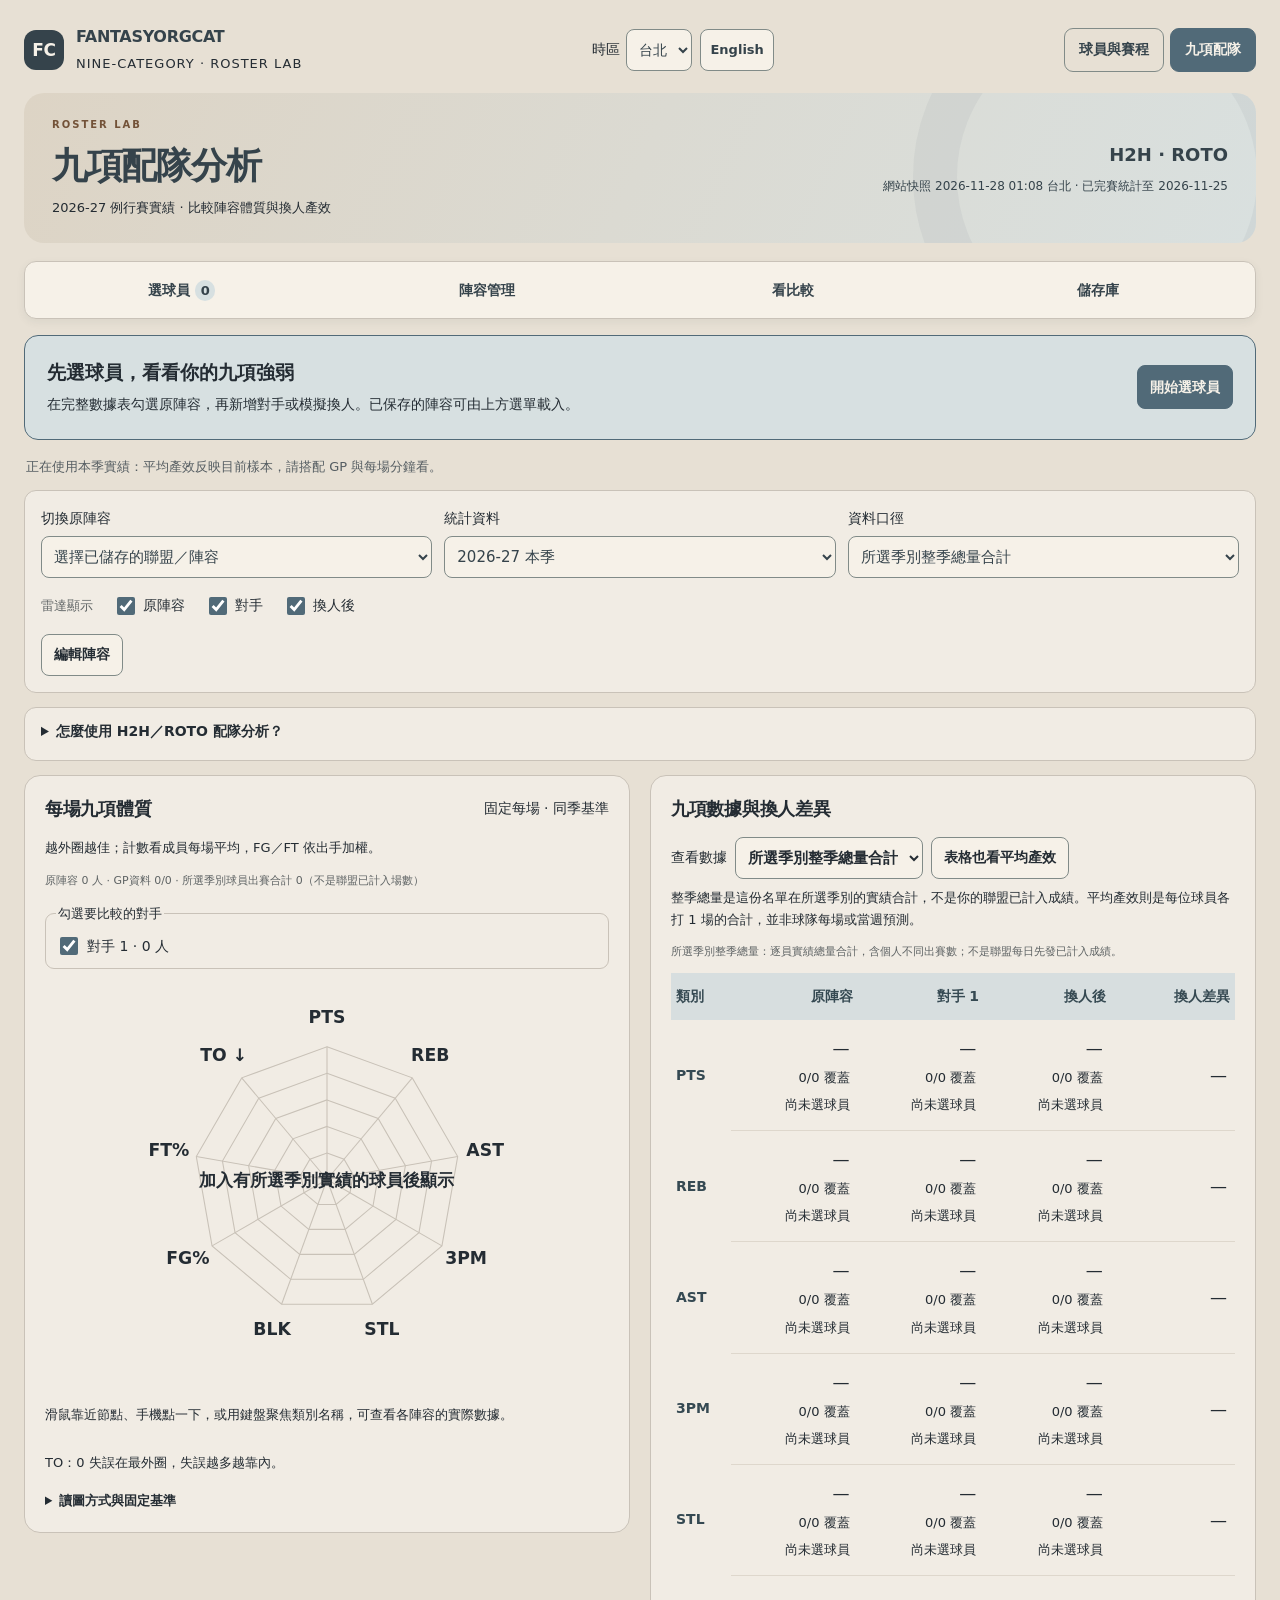
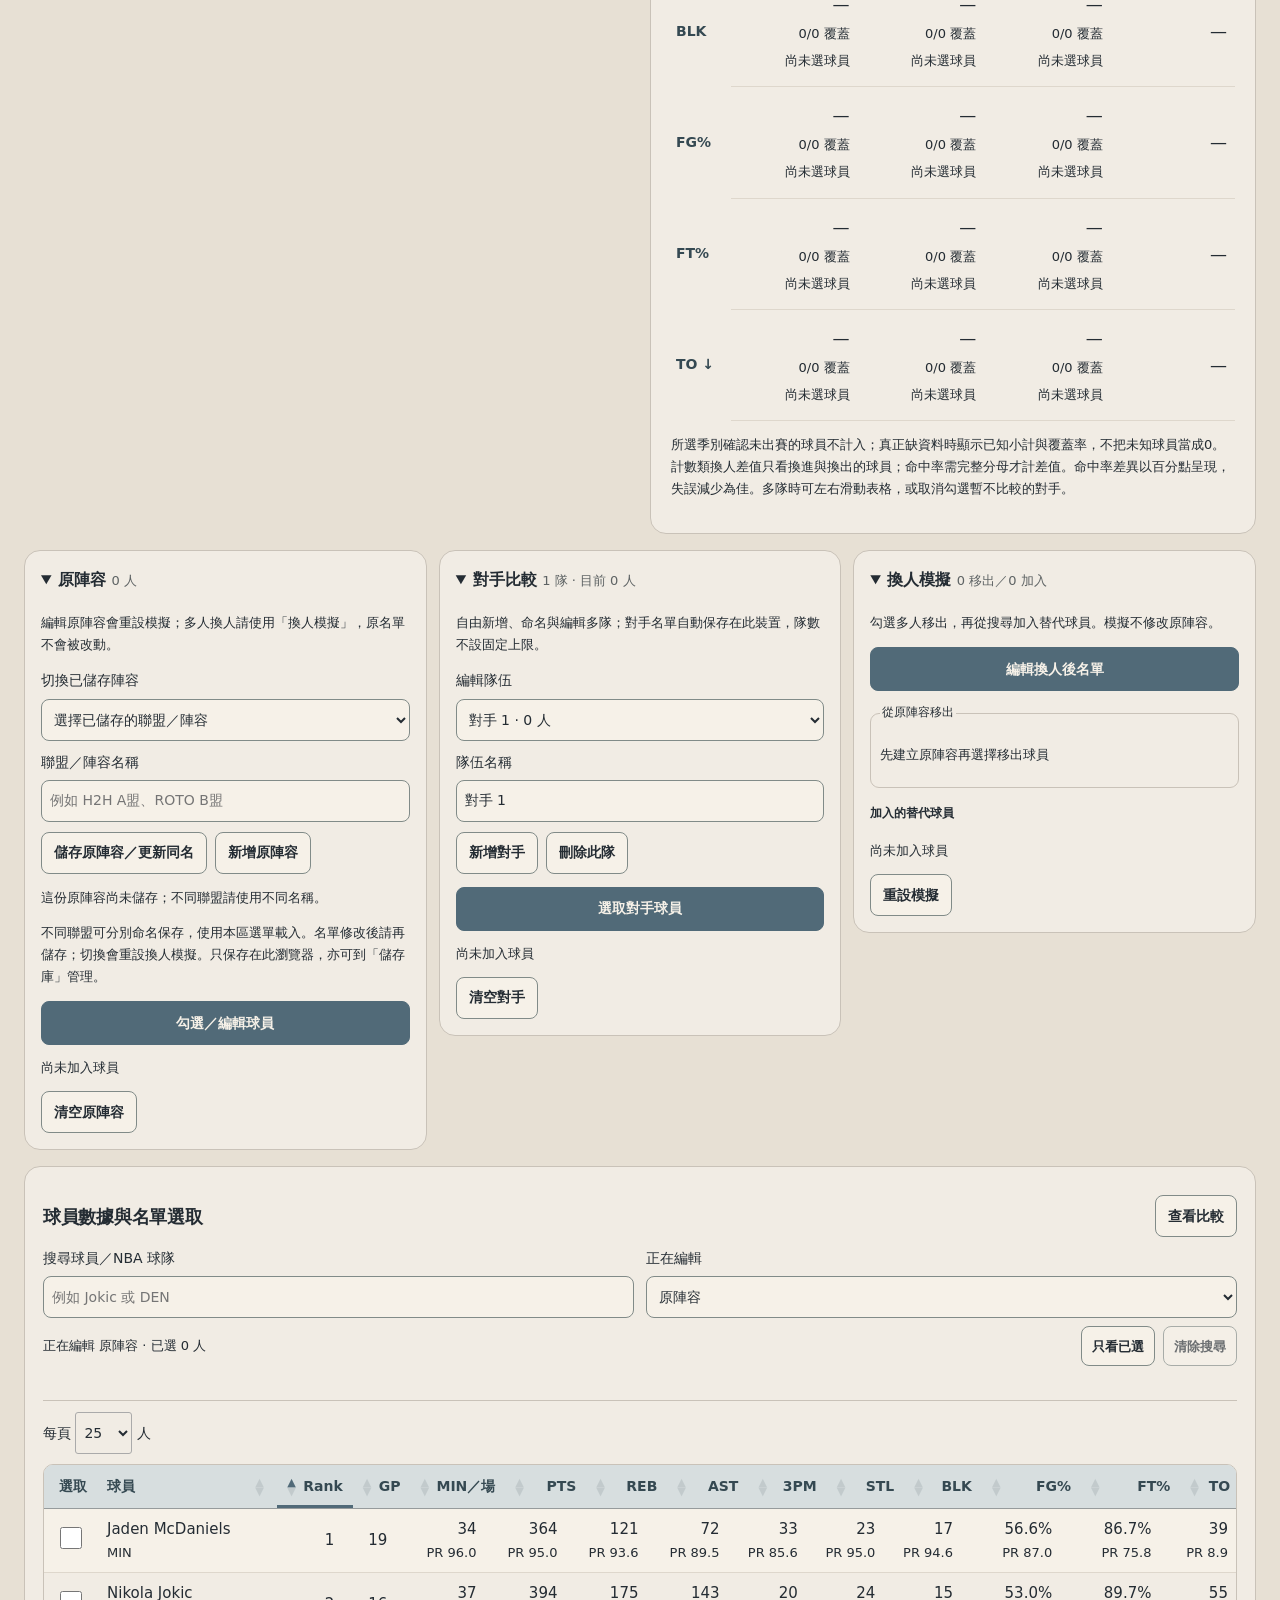
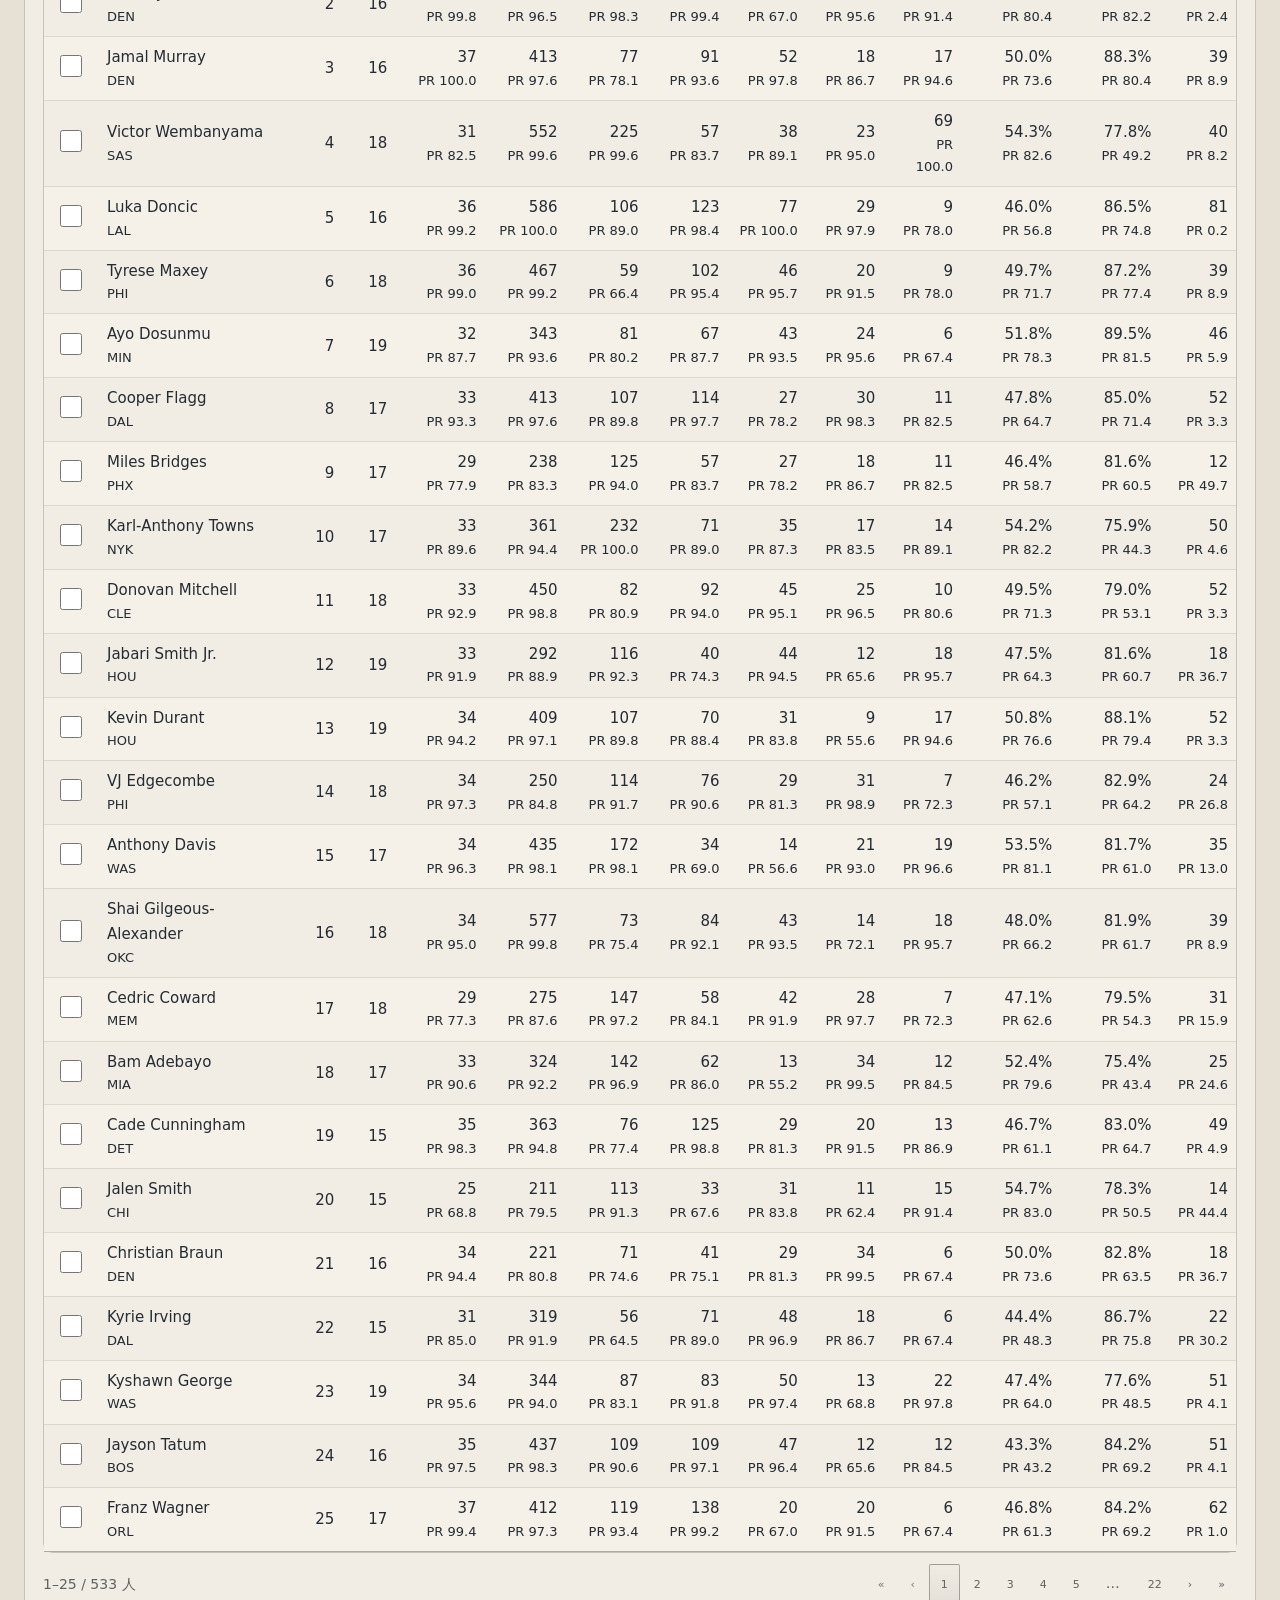
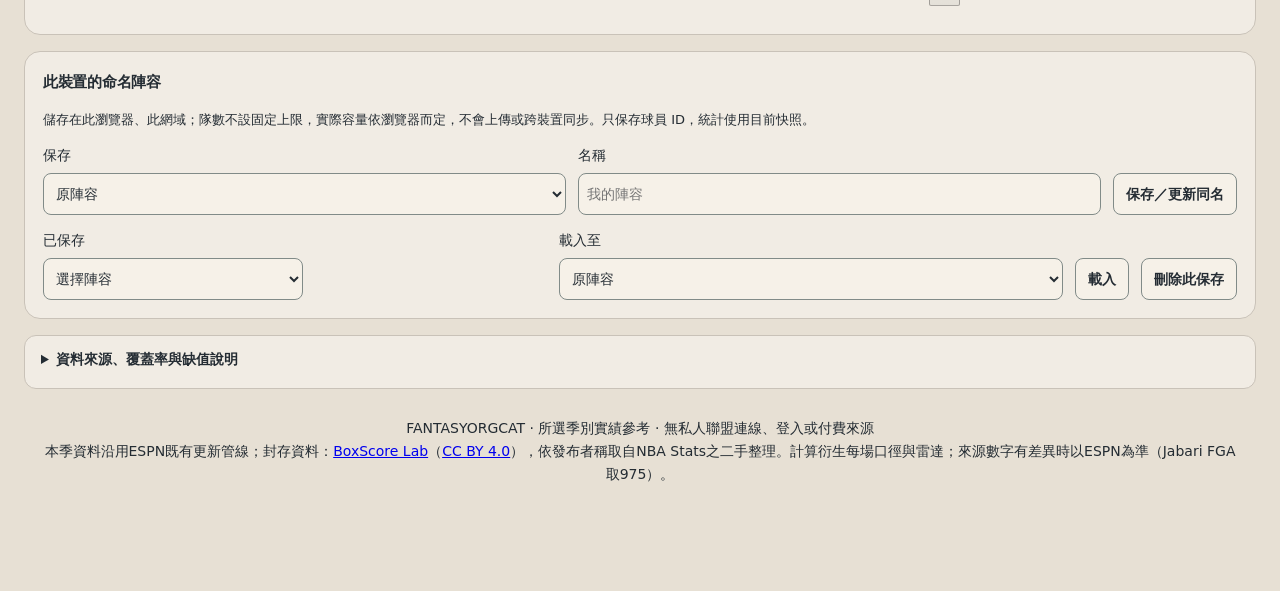
<file: roto.html>
<!DOCTYPE html>
<html lang="zh-Hant">
<head>
<meta charset="utf-8"><meta name="viewport" content="width=device-width,initial-scale=1">
<meta http-equiv="Content-Security-Policy" content="default-src 'none'; script-src 'self'; style-src 'self'; img-src data:; connect-src 'none'; base-uri 'none'; form-action 'none'">
<title>九項配隊分析 · FantasyOrgCat</title>
<link rel="stylesheet" href="dashboard.css"><link rel="stylesheet" href="roto.css">
<link rel="stylesheet" type="text/css" href="assets/datatables-2.3.7.min.css" integrity="sha384-iRTWPXZquQySBE9K96fgJXUIrnm8TpdtPAbiCNR+qjpP24qFZw9PHFA91JtWy7Ul">
<script type="text/javascript" charset="utf8" src="assets/jquery-3.7.1.min.js" integrity="sha384-1H217gwSVyLSIfaLxHbE7dRb3v4mYCKbpQvzx0cegeju1MVsGrX5xXxAvs/HgeFs" defer></script>
<script type="text/javascript" charset="utf8" src="assets/datatables-2.3.7.min.js" integrity="sha384-Lo2E+ASlyar6zUXt6sPEy5uaDGtDGHXo300rohaW4/AV26JdoLBT9zhcOhV8BtL8" defer></script>
<script src="site_ui.js" defer></script><script src="roto_data.js" defer></script><script src="data_codec.js" defer></script>
<script src="roto_core.js" defer></script><script src="roto.js" defer></script>
</head>
<body class="roto-page"><a class="skip-link" href="#player-picker">跳到球員選取</a><main id="main-content" class="container">
<header class="appbar"><a class="brand home-link" href="index.html"><span class="brand-mark">FC</span><span>FANTASYORGCAT<small>NINE-CATEGORY · ROSTER LAB</small></span></a><div class="site-preferences" data-site-preferences></div><nav class="site-nav" aria-label="網站導覽"><a href="index.html">球員與賽程</a><a href="roto.html" aria-current="page">九項配隊</a></nav></header>
<section class="hero"><div><div class="eyebrow">ROSTER LAB</div><h1>九項配隊分析</h1><p id="period-label">所選季別例行賽實績 · 比較陣容體質與換人產效</p></div><div class="hero-meta"><strong>H2H · ROTO</strong><span id="snapshot-label"></span></div></section>
<nav class="section-nav" aria-label="配隊工作區">
<button type="button" data-jump="player-picker">選球員 <span id="nav-pick-count">0</span></button><button type="button" data-jump="roster-editors">陣容管理</button><button type="button" data-jump="comparison-overview">看比較</button><button type="button" data-jump="saved-panel">儲存庫</button>
</nav>
<section id="roster-start" class="roster-start" aria-label="開始配隊"><div><h2>先選球員，看看你的九項強弱</h2><p>在完整數據表勾選原陣容，再新增對手或模擬換人。已保存的陣容可由上方選單載入。</p></div><button type="button" class="btn-stat primary-action" data-pick-target="base">開始選球員</button></section>
<p id="season-context" class="season-context"></p>
<section class="roto-toolbar" aria-label="比較設定"><label class="base-roster-switch">切換原陣容 <select id="base-roster-select"><option value="">選擇已儲存的聯盟／陣容</option></select></label><label>統計資料 <select id="data-period"></select></label><label>資料口徑 <select id="mode"><option value="totals">所選季別整季總量合計</option><option value="perGame">每人 1 場合計</option></select></label><div class="layers" role="group" aria-label="雷達顯示，對手選擇也同步表格"><span class="layer-label">雷達顯示</span><label><input type="checkbox" id="show-base" checked>原陣容</label><label><input type="checkbox" id="show-opponent" checked>對手</label><label><input type="checkbox" id="show-simulation" checked>換人後</label></div><button id="edit-base" class="btn-stat">編輯陣容</button></section>
<p id="status" role="status" aria-live="polite"></p>

<details class="analysis-guide"><summary>怎麼使用 H2H／ROTO 配隊分析？</summary><p>先用每場產效看陣容強弱，再看換人會補強哪項、犧牲哪項。雷達固定使用每場資料，下方表格可另看整季總量。</p><div class="format-guides"><details><summary>H2H 類別制：看體質，再看當週先發場次</summary><p>平均產效適合找想贏的類別與換人方向。判斷當週勝負，還要依每位球員可排進每日先發的場次累計；FG／FT 必須先累計命中與出手再計算。本頁尚未計算當週先發、賽程與傷停影響。</p></details><details><summary>ROTO 補強目標：追得到的名次、守得住的分數</summary><p>先找「距上一名很近」或「領先下一名很少」的類別，再用換人平均產效評估補強與代價；若聯盟有場次上限，也要看剩餘可計入的先發場數。</p><p>需要同一時間點的全聯盟各隊累計、FGM／FGA／FTM／FTA，以及剩餘先發場次假設，才能估算分數。本頁尚未提供聯盟名次與 ROTO 積分估算。</p></details></div></details>
<div id="comparison-overview" class="roto-overview" tabindex="-1"><section class="radar-card"><div class="player-heading"><h3>每場九項體質</h3><span>固定每場 · 同季基準</span></div><p>越外圈越佳；計數看成員每場平均，FG／FT 依出手加權。</p><p id="coverage"></p><fieldset class="opponent-layers"><legend>勾選要比較的對手</legend><div id="opponent-layers"></div></fieldset><div id="radar-plot" class="radar-plot"><svg id="radar" viewBox="0 0 460 380" role="group" aria-labelledby="radar-title radar-description"><title id="radar-title">陣容每場九項標準化雷達</title><desc id="radar-description">未知類別留白，不用零填補；實際數據見下方比較表。</desc></svg><div id="radar-tooltip" class="radar-tooltip" role="tooltip" aria-live="polite" hidden></div></div><p>滑鼠靠近節點、手機點一下，或用鍵盤聚焦類別名稱，可查看各陣容的實際數據。</p><div id="legend" class="radar-legend"></div><p id="to-scale-note">TO：0 失誤在最外圈，失誤越多越靠內。</p><details class="basis"><summary>讀圖方式與固定基準</summary><p id="basis-label"></p><p>其他八軸為 50 + 15 × 標準差距，截在 0–100。TO 以 0 失誤對應最外圈 100，同季來源每場平均對應 50，失誤越多持續往內；尺度為 100 ÷（1 + 陣容成員每場平均 TO ÷ 同季來源每場平均 TO）。計數類別先將每位球員總量除以個人 GP，再取陣容成員平均，對照同季完整來源的每場基準。FG／FT 將每位球員命中與出手各除以個人 GP，再合計命中 ÷ 合計出手，不平均球員百分比。基準不隨表格單位、你選的隊伍或換人而改動。</p><p>缺資料時僅顯示已知成員，標為「已知部分」，不當成完整隊伍。這是固定所選季別實績參考尺度，並非球員百分位、真正聯盟 ROTO 積分或預測。人數不等、分鐘與出賽樣本不同時，請一併看表格及覆蓋率。</p></details></section>
<section class="differences-card"><div class="player-heading"><h3>九項數據與換人差異</h3></div><div class="table-mode"><label>查看數據 <select id="table-mode"><option value="totals">所選季別整季總量合計</option><option value="perGame">每人 1 場合計</option></select></label><button id="compare-efficiency" class="btn-stat">表格也看平均產效</button><p>整季總量是這份名單在所選季別的實績合計，不是你的聯盟已計入成績。平均產效則是每位球員各打 1 場的合計，並非球隊每場或當週預測。</p></div><p id="unit-note"></p><div class="category-table"><table><thead id="metrics-head"><tr><th scope="col">類別</th><th scope="col">原陣容</th><th scope="col">對手</th><th scope="col">換人後</th><th scope="col">換人差異</th></tr></thead><tbody id="metrics-body"></tbody></table></div><p class="coverage-note">所選季別確認未出賽的球員不計入；真正缺資料時顯示已知小計與覆蓋率，不把未知球員當成0。計數類換人差值只看換進與換出的球員；命中率需完整分母才計差值。命中率差異以百分點呈現，失誤減少為佳。多隊時可左右滑動表格，或取消勾選暫不比較的對手。</p></section></div>
<div id="roster-editors" class="roster-editors" tabindex="-1">
<details id="base-editor" class="editor" open><summary>原陣容 <span id="base-count"></span></summary><p>編輯原陣容會重設模擬；多人換人請使用「換人模擬」，原名單不會被改動。</p><div class="base-save-controls"><label>切換已儲存陣容 <select id="base-roster-select-inline"><option value="">選擇已儲存的聯盟／陣容</option></select></label><label>聯盟／陣容名稱 <input id="base-roster-name" maxlength="80" placeholder="例如 H2H A盟、ROTO B盟"></label><div><button id="save-base-roster" class="btn-stat">儲存原陣容／更新同名</button><button id="new-base-roster" class="btn-stat">新增原陣容</button></div></div><p id="base-save-status" role="status"></p><p id="base-storage-warning" role="status" hidden></p><p>不同聯盟可分別命名保存，使用本區選單載入。名單修改後請再儲存；切換會重設換人模擬。只保存在此瀏覽器，亦可到「儲存庫」管理。</p><button type="button" class="btn-stat primary-action" data-pick-target="base">勾選／編輯球員</button><div id="base-list" class="roster-list"></div><button id="clear-base" class="btn-stat">清空原陣容</button></details>
<details id="opponent-editor" class="editor" open><summary>對手比較 <span id="opponent-count"></span></summary><p>自由新增、命名與編輯多隊；對手名單自動保存在此裝置，隊數不設固定上限。</p><div class="opponent-controls"><label>編輯隊伍 <select id="active-opponent"></select></label><label>隊伍名稱 <input id="opponent-name" maxlength="80"></label><div><button id="add-opponent" class="btn-stat">新增對手</button><button id="delete-opponent" class="btn-stat">刪除此隊</button></div></div><p id="opponents-status" role="status"></p><button type="button" class="btn-stat primary-action" data-pick-target="opponent">選取對手球員</button><div id="opponent-list" class="roster-list"></div><button id="clear-opponent" class="btn-stat">清空對手</button></details>
<details id="simulation-editor" class="editor" open><summary>換人模擬 <span id="simulation-count"></span></summary><p>勾選多人移出，再從搜尋加入替代球員。模擬不修改原陣容。</p><button type="button" class="btn-stat primary-action" data-pick-target="incoming">編輯換人後名單</button><fieldset><legend>從原陣容移出</legend><div id="outgoing-list" class="roster-list"></div></fieldset><h4>加入的替代球員</h4><div id="incoming-list" class="roster-list"></div><button id="reset-simulation" class="btn-stat">重設模擬</button></details>
</div>
<section id="player-picker" class="player-section search-panel" tabindex="-1"><div class="picker-controls"><div class="player-heading"><h3>球員數據與名單選取</h3><button id="view-roto-comparison" class="btn-stat">查看比較</button></div><div class="search-controls"><label>搜尋球員／NBA 球隊 <input type="search" id="player-search" placeholder="例如 Jokic 或 DEN" autocomplete="off"></label><label>正在編輯 <select id="add-target"><option value="base">原陣容</option><option value="opponent">對手</option><option value="incoming">換人後名單</option></select></label></div><div class="picker-feedback"><p id="search-count"></p><button id="selected-only" type="button" class="btn-stat" aria-pressed="false">只看已選</button><button id="clear-search" type="button" class="btn-stat">清除搜尋</button></div><p id="picker-feedback" class="picker-message" role="status" aria-live="polite"></p></div><div id="search-results"><table id="roto-player-table"></table></div></section>
<section id="saved-panel" class="player-section saved-panel" tabindex="-1"><h3>此裝置的命名陣容</h3><p>儲存在此瀏覽器、此網域；隊數不設固定上限，實際容量依瀏覽器而定，不會上傳或跨裝置同步。只保存球員 ID，統計使用目前快照。</p><p id="storage-warning" role="status" hidden></p><div class="save-controls"><label>保存 <select id="save-target"><option value="base">原陣容</option><option value="opponent">對手</option><option value="simulation">換人後</option></select></label><label>名稱 <input id="roster-name" maxlength="80" placeholder="我的陣容"></label><button id="save-roster" class="btn-stat">保存／更新同名</button></div><div class="load-controls"><label>已保存 <select id="saved-rosters"><option value="">選擇陣容</option></select></label><label>載入至 <select id="load-target"><option value="base">原陣容</option><option value="opponent">目前對手</option><option value="new-opponent">新增為對手隊伍</option></select></label><button id="load-roster" class="btn-stat">載入</button><button id="delete-roster" class="btn-stat">刪除此保存</button></div></section>
<details class="data-notes"><summary>資料來源、覆蓋率與缺值說明</summary><p id="data-warning" class="data-warning" role="status" hidden></p><p>資料缺漏以「—」或已知小計呈現，不補成 0；歷史表現不等於本季預測。雷達尺度與計算方式可在圖表下方展開。</p></details>
<footer class="footer">FANTASYORGCAT · 所選季別實績參考 · 無私人聯盟連線、登入或付費來源<br>本季資料沿用ESPN既有更新管線；封存資料：<a href="https://www.boxscorelab.com/downloads/2025-26-player-season-totals.csv" target="_blank" rel="noopener">BoxScore Lab</a>（<a href="https://creativecommons.org/licenses/by/4.0/" target="_blank" rel="noopener">CC BY 4.0</a>），依發布者稱取自NBA Stats之二手整理。計算衍生每場口徑與雷達；來源數字有差異時以ESPN為準（Jabari FGA取975）。</footer>
</main></body></html>
</file>
<file: dashboard.css>
:root{--bg:#e7e0d4;--panel:#f1ece4;--paper:#f6f1e8;--ink:#35434b;--muted:#5e6364;--line:#c9c2b8;--control-line:#818b88;--accent:#516a78;--accent-hover:#435b69;--accent-soft:#d7e0e1;--warm-ink:#735238;--rose-ink:#845d64;--focus:#856044;--radius:16px}
*{box-sizing:border-box}html{scroll-behavior:smooth}body{margin:0;padding:24px;font-family:Inter,'Segoe UI','Microsoft JhengHei',sans-serif;color:var(--ink);background:var(--bg);font-size:14px}button,input,select{font:inherit;color:inherit}button{cursor:pointer}button:focus-visible,input:focus-visible,select:focus-visible,summary:focus-visible,a:focus-visible{outline:3px solid var(--focus);outline-offset:3px}.container{max-width:1680px;margin:auto}.appbar{display:flex;align-items:center;justify-content:space-between;gap:16px;margin-bottom:22px}.brand{display:flex;align-items:center;gap:12px;font-weight:750;letter-spacing:-.3px}.brand-mark{display:grid;place-items:center;width:40px;height:40px;border-radius:12px;background:var(--ink);color:var(--paper);font-size:17px}.brand small{display:block;color:var(--muted);font-size:11px;font-weight:500;letter-spacing:1px;margin-top:3px}.app-status{font-size:11px;color:var(--muted);text-align:right}.hero{position:relative;overflow:hidden;display:flex;justify-content:space-between;align-items:center;gap:24px;padding:28px 32px;border-radius:20px;background:linear-gradient(115deg,#ddd4c5,#d9e0df);color:var(--ink);margin-bottom:16px}.hero:after{content:'';position:absolute;right:-45px;top:-110px;width:300px;height:300px;border:44px solid #516a7812;border-radius:50%;pointer-events:none}.eyebrow{font-size:10px;letter-spacing:2px;font-weight:700;color:var(--warm-ink);text-transform:uppercase}.hero h1{font-size:clamp(25px,3vw,38px);letter-spacing:-1.3px;line-height:1.2;margin:10px 0}.hero p{color:var(--ink);margin:0;font-size:13px}.hero-meta{position:relative;z-index:1;text-align:right;white-space:nowrap;font-size:12px;color:var(--ink)}.hero-meta strong{display:block;color:var(--ink);font-size:18px;margin-bottom:7px}.metric-grid{display:grid;grid-template-columns:repeat(4,minmax(0,1fr));gap:12px;margin:16px 0}.metric-card{padding:17px 20px;background:var(--panel);border:1px solid var(--line);border-radius:var(--radius)}.metric-card span{display:block;font-size:11px;color:var(--muted);margin-bottom:8px}.metric-card strong{font-size:24px;letter-spacing:-.6px}.metric-card small{font-size:11px;color:var(--muted);margin-left:6px}.data-details{margin:12px 0 18px;border:1px solid var(--line);border-radius:12px;background:#eae4da;font-size:12px;color:var(--muted)}.data-details summary{padding:12px 16px;cursor:pointer;font-weight:600}.data-details p{padding:0 16px;line-height:1.7}.workspace-bar{position:sticky;top:0;z-index:20;display:flex;justify-content:space-between;align-items:center;gap:12px;padding:10px;background:#e7e0d4f5;border-bottom:1px solid var(--line);backdrop-filter:blur(12px);margin-bottom:16px}.tab{display:flex;gap:5px;overflow:auto}.tab button{background:transparent;border:0;white-space:nowrap;color:var(--muted);padding:12px 16px;border-radius:10px;font-size:12px;font-weight:650;transition:.15s}.tab button.active{background:var(--accent);color:var(--paper);box-shadow:0 3px 8px #516a781c}.tab button:hover{background:var(--accent-soft)}.tab button.active:hover{background:var(--accent-hover)}.filter-tools{display:flex;gap:12px;align-items:center;flex-shrink:0}.selection-label{font-size:11px;color:var(--muted)}.global-reset{background:var(--accent);border:0;color:var(--paper);padding:11px 18px;border-radius:10px;font-weight:700;font-size:12px;white-space:nowrap;box-shadow:0 3px 8px #516a781c}.global-reset:hover{background:var(--accent-hover)}.tabcontent{display:none;min-width:0}.team-section,.player-section{background:var(--panel);border:1px solid var(--line);border-radius:var(--radius);padding:18px;margin-bottom:16px;min-width:0;overflow:hidden}h3{margin:0 0 14px;font-size:15px;font-weight:700;letter-spacing:-.3px}h3 small{margin-left:10px;font-size:11px;font-weight:400;color:var(--muted)}.schedule-scroll{max-height:330px;overflow:auto;border-radius:10px;border:1px solid var(--line);background:var(--paper)}.team-section table{font-size:12px}.team-section thead{position:sticky;top:0;z-index:2}.team-row{cursor:pointer}.team-row:hover{background:#e2e8e6!important}.team-row.selected{background:var(--accent-soft)!important;box-shadow:inset 3px 0 var(--accent)}.player-heading{display:flex;align-items:center;justify-content:space-between;gap:12px;margin-bottom:16px}.player-heading h3{margin:0}.player-heading span{font-size:11px;color:var(--muted)}.controls{display:flex;flex-wrap:wrap;align-items:center;gap:6px;margin-bottom:16px;padding-bottom:15px;border-bottom:1px solid var(--line)}.btn-stat{padding:8px 12px;border:1px solid var(--control-line);background:var(--paper);color:var(--muted);border-radius:8px;font-size:11px;white-space:nowrap}.btn-stat.active{background:var(--accent-soft);color:#354d5a;border-color:var(--accent);font-weight:650}.btn-reset{margin-left:auto;padding:8px 12px;border:1px solid var(--control-line);background:var(--paper);color:var(--ink);border-radius:8px;font-size:11px}.btn-reset:hover{background:#e7dfd4}.controls>span{color:var(--muted);font-size:10px}.legend{display:flex;flex-wrap:wrap;align-items:center;gap:10px;color:var(--muted);font-size:11px;margin:14px 0}.dot{height:8px;width:8px;border-radius:50%;display:inline-block;margin-right:4px}.legend b{color:var(--ink);font-weight:600}table{width:100%;border-collapse:collapse;font-size:12px}th{background:#d7dedf;color:#354952;padding:11px 9px;text-align:left;font-size:11px;font-weight:650;white-space:nowrap}td{padding:9px 8px;border-bottom:1px solid #ded7cc;vertical-align:middle}table.dataTable tbody tr{background:var(--paper)}table.dataTable tbody tr:nth-child(even){background:var(--panel)}table.dataTable thead>tr>th{border-bottom:1px solid var(--line)}table.dataTable tbody td:first-child{min-width:140px}.matchup{min-width:64px;max-width:110px;font-size:11px;border:1px solid #35434b18;line-height:1.35!important}.matchup small{font-size:9px;font-weight:500;opacity:1}.player-section .dt-layout-row{gap:12px;font-size:11px;color:var(--muted)}div.dt-container div.dt-layout-row{margin:12px 0}div.dt-container .dt-input{border:1px solid var(--control-line);border-radius:7px;background:var(--paper);padding:7px 9px;color:var(--ink)}div.dt-container .dt-paging .dt-paging-button{border-radius:7px;font-size:11px}div.dt-container .dt-paging .dt-paging-button.current{background:var(--accent-soft);border-color:var(--accent);color:#354d5a!important}.dt-scroll{border:1px solid var(--line);border-radius:10px;overflow:hidden}.dt-scroll-body{background:var(--paper)}hr{display:none}.footer{color:var(--muted);font-size:10px;text-align:center;padding:14px}
@media(max-width:1000px){body{padding:16px}.workspace-bar{flex-wrap:wrap}.tab{width:100%}.filter-tools{width:100%;justify-content:space-between}.hero{padding:24px}.metric-card{padding:14px}.metric-card strong{font-size:20px}}
@media(max-width:600px){body{padding:10px;font-size:12px}.appbar{margin:8px 2px 16px}.brand{font-size:12px}.app-status{max-width:130px;font-size:10px}.hero{padding:22px;display:block;border-radius:16px}.hero-meta{text-align:left;margin-top:18px;font-size:11px}.hero-meta strong{display:inline;font-size:13px;margin-right:8px}.metric-grid{grid-template-columns:repeat(2,minmax(0,1fr));gap:8px}.metric-card{padding:13px 15px}.metric-card strong{font-size:21px}.workspace-bar{padding:8px 0}.tab button{padding:10px 12px}.team-section,.player-section{padding:12px;border-radius:12px}.schedule-scroll{max-height:280px}.player-heading{align-items:flex-start}.player-heading span{font-size:10px}.controls{gap:5px}.controls>span{margin-left:5px!important}.btn-stat{padding:8px 10px}.btn-reset{margin-left:0}.legend{font-size:10px;gap:7px}.selection-label{font-size:10px}.global-reset{padding:10px 15px}.data-details{margin-bottom:10px}div.dt-container div.dt-layout-row:not(.dt-layout-table){display:flex;flex-wrap:wrap;justify-content:space-between;gap:10px}div.dt-container div.dt-layout-row:not(.dt-layout-table) .dt-layout-cell{text-align:left;margin:0}.dt-search input{max-width:170px}}

.season-picker{display:flex;align-items:center;gap:8px;color:var(--muted);font-size:11px;flex-shrink:0}.season-picker select{max-width:290px;border:1px solid var(--control-line);border-radius:9px;background:var(--paper);color:var(--ink);padding:10px;font-size:11px}.season-picker select.active{border-color:var(--accent);background:var(--accent-soft)}.workspace-bar .tab{flex:1;min-width:0}.season-picker select:focus-visible{outline:3px solid var(--focus);outline-offset:2px}#season-week-heading{margin:16px 0}#season-week-empty{font-size:12px;color:var(--muted)}@media(max-width:1200px){.workspace-bar{flex-wrap:wrap}.workspace-bar .tab{flex-basis:100%}.season-picker{flex:1}}@media(max-width:600px){.season-picker{width:100%;min-width:0}.season-picker select{flex:1;min-width:0;max-width:none}}

[hidden]{display:none!important}.pick-controls{margin-top:7px;font-size:11px;color:var(--muted)}.pick-controls label{display:flex;align-items:center;gap:4px;cursor:pointer}.pick-controls input{width:15px;height:15px;accent-color:var(--accent)}#comparison-meta{font-size:11px;color:var(--muted);line-height:1.7}.comparison-scroll{overflow:auto;border:1px solid var(--line);border-radius:10px}.comparison-scroll table{min-width:1700px}.comparison-scroll small{display:block;color:var(--muted);font-size:10px}.comparison-scroll td:first-child{min-width:170px}.comparison-scroll td:first-child button{display:block;margin-top:6px}.comparison-matchup{min-width:90px}#comparison-head button{border:0;background:transparent;padding:0;color:inherit;font-weight:700}#comparison-panel select{border:1px solid var(--control-line);border-radius:8px;background:var(--paper);padding:7px}

.comparison-scroll th:first-child,.comparison-scroll td:first-child{position:sticky;left:0;background:var(--panel);z-index:1}.comparison-scroll th:first-child{background:#d7dedf;z-index:2}

.period-tools{padding:14px 16px;margin-bottom:14px;background:var(--panel);border:1px solid var(--line);border-radius:12px;font-size:12px;line-height:1.6}.period-tools p{margin:6px 0;color:var(--muted)}.period-inputs{display:flex;gap:12px;flex-wrap:wrap;align-items:end}.period-inputs label{display:grid;gap:4px;min-width:0}.period-inputs input{max-width:100%;padding:8px;border:1px solid var(--control-line);border-radius:8px;background:var(--paper);color:var(--ink)}.period-tools details{margin-top:8px}.period-tools summary{cursor:pointer;font-weight:650}.period-tools #period-error{color:#885058}.game-time{display:block;max-width:120px;font-size:10px;color:var(--muted);line-height:1.4;margin-top:4px}.period-tools #schedule-freshness{font-size:11px}.period-tools ul{padding-left:20px}.period-tools .schedule-scroll{margin-top:10px}@media(max-width:600px){.period-inputs{gap:8px}.period-inputs label{flex:1;min-width:120px}.period-tools{padding:12px}}

.workspace-bar{flex-wrap:wrap;margin-bottom:10px}.platform-switch{display:flex;gap:6px;flex-shrink:0}.platform-button{min-height:44px;padding:10px 18px;border:1px solid var(--control-line);border-radius:10px;background:var(--paper);color:var(--ink);font-size:12px;font-weight:700}.platform-button.active{background:var(--accent);border-color:var(--accent);color:var(--paper)}.platform-button:disabled{cursor:default;color:var(--muted);background:#ded9d1}.platform-button small{display:block;font-size:9px;font-weight:500}.workspace-bar .season-picker{flex:1;min-width:0}.season-picker select{flex:1;min-width:0;max-width:none;min-height:44px}.platform-note{flex-basis:100%;margin:0 2px;font-size:11px;line-height:1.5;color:var(--muted)}#schedule-extras .tab{margin:8px 0}.period-tools details:first-child{margin-top:0}#custom-period-heading{line-height:1.6}@media(max-width:600px){.platform-switch{width:100%;display:grid;grid-template-columns:repeat(3,minmax(0,1fr))}.platform-button{padding:8px}.workspace-bar .filter-tools{width:100%;min-height:44px}.platform-note{font-size:10px}.season-picker select{font-size:10px}.period-inputs button{min-height:44px}}

/* Interaction states share the muted blue palette; labels and ranks carry meaning. */
.team-games-sort{border:0;background:transparent;padding:0;min-height:28px;color:inherit;font:inherit;font-weight:650;white-space:nowrap}.team-games-sort [data-games-sort-arrow]{color:var(--accent);margin-left:4px}.team-games-sort:disabled{cursor:default;color:var(--muted)}.team-section table.dataTable thead th[aria-sort="none"]{box-shadow:none}
#comparison-head button[aria-label*="目前"]{color:var(--accent);text-decoration:underline;text-underline-offset:3px}#comparison-head button[aria-label*="目前升序"]:after{content:' ↑'}#comparison-head button[aria-label*="目前降序"]:after{content:' ↓'}
.platform-button:not(:disabled):not(.active):hover,.btn-stat:not(.active):hover{background:#e2e8e6;border-color:var(--accent)}.platform-button.active:hover{background:var(--accent-hover)}.platform-button:disabled{color:#555d62;border-style:dashed}.btn-stat.active,.season-picker select.active{box-shadow:inset 0 -2px var(--accent)}.metric-card:nth-child(2) strong{color:var(--warm-ink)}.metric-card:nth-child(4) strong{color:var(--rose-ink)}table.dataTable thead th[aria-sort]{box-shadow:inset 0 -3px var(--accent)}table.dataTable thead>tr>th.dt-ordering-asc span.dt-column-order:before,table.dataTable thead>tr>th.dt-ordering-desc span.dt-column-order:after{color:var(--accent);opacity:1}div.dt-container .dt-paging .dt-paging-button:hover{background:var(--accent)!important;border-color:var(--accent)!important;color:var(--paper)!important}div.dt-container .dt-paging .dt-paging-button.disabled{color:#555d62!important;background:transparent!important}.matchup small{color:var(--ink)}

/* Page scrolling keeps the original DataTables header below the responsive navigation. */
.player-section,.player-section .dt-scroll{overflow:visible}
.player-section .dt-scroll-head{position:sticky!important;top:var(--workspace-height,0px);z-index:10;background:#d7dedf;border-radius:9px 9px 0 0}
.schedule-scroll thead{position:sticky;top:0;z-index:2}

.roto-link{display:inline-block;color:var(--accent);font-size:11px;margin-top:4px;text-underline-offset:3px}

/* Homepage workspace: readable data, clear destinations, compact secondary context. */
body.dashboard-page{font-family:system-ui,-apple-system,BlinkMacSystemFont,'Segoe UI','Noto Sans TC','Microsoft JhengHei',sans-serif;font-size:15px;font-weight:500;line-height:1.55;--ink:#26343c;--muted:#4e5960;padding:20px}
body.dashboard-page .container{max-width:1440px}
body.dashboard-page .appbar{flex-wrap:wrap;gap:12px;margin-bottom:16px}
body.dashboard-page .brand{font-size:15px;letter-spacing:0}
body.dashboard-page .brand small{font-size:13px;letter-spacing:.25px}
body.dashboard-page .app-status{font-size:13px;margin-left:auto}
body.dashboard-page .site-nav{display:flex;gap:8px}
body.dashboard-page .site-nav a{display:inline-flex;align-items:center;justify-content:center;min-height:44px;padding:9px 16px;border:1px solid var(--control-line);border-radius:10px;color:var(--ink);background:var(--paper);text-decoration:none;font-size:14px;font-weight:650;white-space:nowrap}
body.dashboard-page .site-nav a[aria-current="page"]{background:var(--accent);border-color:var(--accent);color:var(--paper)}
body.dashboard-page .site-nav a:not([aria-current]):hover{background:var(--accent-soft)}
body.dashboard-page .hero{padding:18px 24px;margin-bottom:12px;gap:16px}
body.dashboard-page .hero h1{font-size:clamp(24px,2.4vw,32px);letter-spacing:-.6px;margin:0 0 6px;line-height:1.3}
body.dashboard-page .hero p{font-size:15px;line-height:1.6}
body.dashboard-page .hero-meta{font-size:13px;line-height:1.6}
body.dashboard-page .hero-meta strong{font-size:16px;margin-bottom:2px}
body.dashboard-page .data-details{font-size:13px;line-height:1.7;margin:0 0 10px;background:transparent}
body.dashboard-page .data-details summary{min-height:44px;padding:10px 14px}
body.dashboard-page .metric-grid{gap:0;margin:0 14px 12px;border:1px solid var(--line);border-radius:12px;overflow:hidden}
body.dashboard-page .metric-card{border:0;border-radius:0;border-right:1px solid var(--line);padding:12px 16px}
body.dashboard-page .metric-card:last-child{border-right:0}
body.dashboard-page .metric-card :is(span,small){font-size:13px}
body.dashboard-page .metric-card span{margin-bottom:4px}
body.dashboard-page .metric-card strong{font-size:22px}
body.dashboard-page .workspace-bar{gap:10px;padding:10px 0;background:var(--bg);border-top:1px solid var(--line);border-bottom:1px solid var(--line);margin-bottom:12px}
body.dashboard-page .platform-switch{gap:6px}
body.dashboard-page .platform-button{font-size:14px;padding:8px 13px}
body.dashboard-page .platform-button small{font-size:13px}
body.dashboard-page .season-picker{font-size:14px;gap:6px}
body.dashboard-page .season-picker select{font-size:14px;padding:8px;min-height:44px}
body.dashboard-page .filter-tools{gap:8px}
body.dashboard-page .selection-label{font-size:13px;line-height:1.4}
body.dashboard-page :is(.global-reset,.btn-stat,.btn-reset,.tab button){font-size:14px;min-height:44px;padding:9px 12px}
body.dashboard-page .global-reset{box-shadow:none}
body.dashboard-page #view-comparison{display:inline-flex;align-items:center;background:var(--accent-soft);color:var(--ink);font-weight:650;text-decoration:none}
body.dashboard-page .period-tools{font-size:14px;line-height:1.65;padding:12px 16px}
body.dashboard-page :is(.platform-note,.period-tools #schedule-freshness){font-size:13px;line-height:1.6}
body.dashboard-page .period-tools summary{min-height:32px;display:list-item;padding:4px 0}
body.dashboard-page h3{font-size:17px;line-height:1.5;letter-spacing:0}
body.dashboard-page :is(h3 small,.player-heading span,.legend,.footer,.roto-link){font-size:13px;line-height:1.6}
body.dashboard-page .player-heading{flex-wrap:wrap;gap:10px;margin-bottom:8px}
body.dashboard-page .player-hint{margin:0 0 14px;font-size:13px;color:var(--muted);line-height:1.6}
body.dashboard-page .player-section{scroll-margin-top:calc(var(--workspace-height,0px) + 12px)}
body.dashboard-page .controls{gap:8px;padding-bottom:12px}
body.dashboard-page .controls>span{font-size:13px}
body.dashboard-page .stat-divider{margin-left:12px;padding-left:12px;border-left:1px solid var(--line)}
body.dashboard-page :is(table,.team-section table){font-size:14px;font-variant-numeric:tabular-nums}
body.dashboard-page th{font-size:13px;padding:12px 10px}
body.dashboard-page td{padding:11px 10px}
body.dashboard-page .stat-pr{font-size:13px;color:var(--muted)}
body.dashboard-page .matchup{min-width:104px;max-width:136px;font-size:14px}
body.dashboard-page :is(.matchup small,.game-time,.comparison-scroll small){font-size:13px;line-height:1.5}
body.dashboard-page .game-time{max-width:150px}
body.dashboard-page .pick-controls{font-size:14px;margin-top:8px}
body.dashboard-page .pick-controls label{min-height:44px;gap:8px;width:max-content;padding:4px 8px;border-radius:8px;background:#516a780d}
body.dashboard-page .pick-controls label:has(input:checked){background:var(--accent-soft);font-weight:700}
body.dashboard-page .pick-controls input{width:20px;height:20px;margin:0}
body.dashboard-page .player-section .dt-layout-row{font-size:14px;line-height:1.5}
body.dashboard-page div.dt-container .dt-input{min-height:44px;font-size:16px}
body.dashboard-page div.dt-container .dt-paging .dt-paging-button{font-size:14px;min-width:44px;min-height:44px}
body.dashboard-page #comparison-meta{font-size:14px}
body.dashboard-page #comparison-panel select{min-height:44px;font-size:16px}
body.dashboard-page #comparison-panel .controls{gap:12px}
body.dashboard-page #comparison-panel .roto-link{margin:0;text-decoration:none;display:inline-flex;align-items:center}
@media(max-width:1000px){body.dashboard-page .filter-tools{width:auto;margin-left:auto}body.dashboard-page .workspace-bar .season-picker{flex:1 1 260px}body.dashboard-page .site-nav{flex-basis:100%}body.dashboard-page .site-nav a{flex:1}}
@media(max-width:600px){body.dashboard-page{padding:10px;font-size:15px}body.dashboard-page .appbar{gap:10px;margin:2px 0 14px}body.dashboard-page .brand{font-size:14px}body.dashboard-page .brand-mark{width:36px;height:36px}body.dashboard-page .app-status{max-width:152px;font-size:13px}body.dashboard-page .site-nav{gap:8px}body.dashboard-page .hero{padding:16px;display:block}body.dashboard-page .hero p{font-size:14px}body.dashboard-page .hero-meta{margin-top:8px;text-align:left;font-size:13px;white-space:normal}body.dashboard-page .hero-meta strong{display:inline;margin-right:8px;font-size:14px}body.dashboard-page .metric-card{padding:10px 12px}body.dashboard-page .metric-card:nth-child(2){border-right:0}body.dashboard-page .metric-card:nth-child(-n+2){border-bottom:1px solid var(--line)}body.dashboard-page .workspace-bar{gap:8px;padding:8px 0}body.dashboard-page .platform-switch{display:flex;width:auto}body.dashboard-page .platform-button{padding:8px 12px}body.dashboard-page .workspace-bar .season-picker{flex-basis:100%}body.dashboard-page .filter-tools{width:100%;margin:0;gap:6px;justify-content:flex-start;flex-wrap:wrap}body.dashboard-page .selection-label{margin-right:auto;max-width:90px}body.dashboard-page .filter-tools :is(.global-reset,.btn-stat){padding:8px;font-size:13px}body.dashboard-page .period-tools{padding:10px 12px}body.dashboard-page .team-section,body.dashboard-page .player-section{padding:12px}body.dashboard-page h3 small{display:block;margin:3px 0 0}body.dashboard-page .player-heading span{max-width:50%;text-align:right}body.dashboard-page .stat-divider{margin-left:0!important;padding-left:0;border-left:0;flex-basis:100%}body.dashboard-page .controls{gap:6px}body.dashboard-page .btn-reset{margin-left:auto}body.dashboard-page .legend{gap:8px;margin:12px 0}body.dashboard-page .dt-search input{max-width:200px}body.dashboard-page .player-section .dt-layout-row{gap:10px}body.dashboard-page .footer{font-size:13px}}
@media(prefers-reduced-motion:reduce){html:has(body.dashboard-page){scroll-behavior:auto}body.dashboard-page *{transition:none!important}}
body.dashboard-page .filter-tools .selection-label{max-width:none;flex:1;min-width:0}
body.dashboard-page .player-section .dt-scroll-head th:first-child{position:sticky;left:0;z-index:3;box-shadow:1px 0 var(--line)}
body.dashboard-page .player-section .dt-scroll-body>table>tbody>tr>td:first-child{position:sticky;left:0;z-index:1;min-width:140px;max-width:180px;background:var(--paper);box-shadow:1px 0 var(--line)}
body.dashboard-page .player-section .dt-scroll-body>table>tbody>tr:nth-child(even)>td:first-child{background:var(--panel)}
body.dashboard-page .stat-pr,body.dashboard-page .comparison-scroll small{white-space:nowrap}
@media(max-width:360px){body.dashboard-page .app-status{max-width:none;flex-basis:100%;text-align:left}}

/* Stable data-first workspace. Schedule defaults to 84px (120px × 70%). */
body.dashboard-page{--table-font:14px;--table-padding:6px;--schedule-width:84px}
body.dashboard-page :is(.player-section table,.team-section table){font-size:var(--table-font);font-variant-numeric:tabular-nums}
body.dashboard-page .player-section .dt-scroll :is(th,td){overflow-wrap:normal;white-space:nowrap;padding:var(--table-padding) 8px;box-sizing:border-box}
body.dashboard-page .player-section .dt-scroll th{font-size:13px;padding:10px 20px 10px 8px}
body.dashboard-page .player-section .dt-scroll :is(th,td):first-child{white-space:normal;overflow-wrap:anywhere;min-width:0;max-width:none}
body.dashboard-page .player-section .dt-scroll tbody td:not(:first-child){text-align:right}
body.dashboard-page .player-section .dt-scroll tbody td:has(.matchup){text-align:left;white-space:normal}
body.dashboard-page .player-section .dt-scroll td.stat-pr{white-space:nowrap}
body.dashboard-page .stat-pr,body.dashboard-page .rank-sum{font-size:max(13px,calc(var(--table-font) - 1px));line-height:1.4;font-weight:400;color:var(--muted)}
body.dashboard-page .rank-sum{display:block;white-space:nowrap}
body.dashboard-page .rank-value{font-weight:700}
body.dashboard-page .pick-controls{margin-top:4px}
body.dashboard-page .pick-controls label{padding:2px 5px;min-height:36px;font-size:13px}
body.dashboard-page .matchup{width:100%;min-width:0;max-width:none;font-size:13px;padding:4px!important;white-space:normal;overflow-wrap:anywhere}
body.dashboard-page .matchup small{font-size:12px;line-height:1.35}
body.dashboard-page .game-time{max-width:none;font-size:12px;line-height:1.4;white-space:normal;overflow-wrap:anywhere}
body.dashboard-page .team-section .schedule-scroll{width:max-content;max-width:100%}
body.dashboard-page .team-section :is(th,td){padding:var(--table-padding) 6px;min-width:0!important;white-space:normal}
body.dashboard-page .team-section th{font-size:12px;white-space:nowrap}
body.dashboard-page .table-toolbar{display:flex;flex-wrap:wrap;gap:8px 20px;align-items:flex-start;padding:0 0 12px;border-bottom:1px solid var(--line);font-size:14px}
body.dashboard-page .table-options{min-width:0;max-width:100%;flex:0 1 auto}
body.dashboard-page .table-options[open]{flex-basis:100%;order:3;padding:12px;background:var(--paper);border:1px solid var(--line);border-radius:10px}
body.dashboard-page .table-options summary{padding:8px 0;min-height:40px;cursor:pointer;font-weight:650}
body.dashboard-page .table-options p{font-size:13px;line-height:1.6;margin:8px 0 0}
body.dashboard-page .table-options button{margin:6px 8px 0 0}
body.dashboard-page .rank-choices{display:flex;flex-wrap:wrap;gap:4px 10px;margin:8px 0;border:0;padding:0}
body.dashboard-page .rank-choices legend{font-size:13px;margin-bottom:4px;color:var(--muted)}
body.dashboard-page :is(.rank-choices label,.schedule-toggle){display:flex;gap:8px;align-items:center;min-height:44px;cursor:pointer}
body.dashboard-page .rank-choices label{border:1px solid var(--line);border-radius:8px;padding:6px 10px}
body.dashboard-page .rank-choices label:has(:checked){background:var(--accent-soft);border-color:var(--accent)}
body.dashboard-page :is(.rank-choices,.schedule-toggle) input{width:20px;height:20px;margin:0;accent-color:var(--accent);flex-shrink:0}
body.dashboard-page .display-controls{display:flex;flex-wrap:wrap;gap:12px 24px}
body.dashboard-page .display-controls label{display:grid;grid-template-columns:1fr auto;gap:6px;max-width:100%;width:240px}
body.dashboard-page .display-controls input{grid-column:1;min-width:0;width:100%;accent-color:var(--accent);min-height:32px}
body.dashboard-page .display-controls output{grid-column:2;grid-row:2;align-self:center;font-variant-numeric:tabular-nums}
body.dashboard-page .table-x-scroll{overflow-x:auto;overflow-y:hidden;height:20px;max-width:100%;scrollbar-color:var(--accent) var(--panel)}
body.dashboard-page .table-x-scroll>div{height:1px}
body.dashboard-page .table-scroll-hint{display:flex;gap:8px;flex-wrap:wrap;align-items:center;font-size:13px;color:var(--muted);padding:4px 0}
body.dashboard-page .table-scroll-hint button{font-size:13px;min-height:36px;padding:4px 8px}
@media(max-width:600px){body.dashboard-page .table-toolbar{gap:4px 16px}body.dashboard-page .display-controls label{width:100%}body.dashboard-page .table-options[open]{padding:10px}body.dashboard-page .table-scroll-hint span{flex-basis:100%}}
/* Finished fixed desktop grid; narrow screens scroll the same grid. */
body.dashboard-page .container{max-width:1280px}
body.dashboard-page .player-section .dt-scroll th:not(:first-child){text-align:right}
body.dashboard-page .player-section .dt-scroll .pick-controls{display:inline-flex;vertical-align:middle;margin:2px 0 0 8px}
body.dashboard-page .team-section{width:fit-content;max-width:100%}
@media(max-width:600px){
 body.dashboard-page .player-hint,body.dashboard-page .stat-divider{display:none}
 body.dashboard-page .player-section .dt-layout-row:not(.dt-layout-table){display:flex!important;align-items:center;gap:8px;margin:8px 0}
 body.dashboard-page .player-section .dt-layout-row:not(.dt-layout-table) .dt-layout-cell{padding:0;flex:0 1 auto}
 body.dashboard-page .player-section .dt-length{white-space:nowrap}
 body.dashboard-page .player-section .dt-search{display:flex;align-items:center;gap:6px}
 body.dashboard-page .player-section .dt-search input{width:140px;margin:0}
 body.dashboard-page .table-scroll-hint{gap:4px}
}
/* Restored full-width schedule, compact games and six complete visible team rows. */
body.dashboard-page .team-section{width:100%;max-width:100%}
body.dashboard-page .team-section .schedule-scroll{width:100%;max-width:100%;max-height:none;height:478px}
body.dashboard-page .team-section tbody tr{height:80px}
body.dashboard-page .team-section td{height:80px;padding:6px 8px}
body.dashboard-page .team-section .matchup{width:100%;min-width:64px;max-width:120px;margin:auto;line-height:1.2!important}
body.dashboard-page .team-section .game-time{white-space:nowrap;text-align:center;line-height:1.25;margin-top:3px;font-size:13px}
body.dashboard-page .schedule-zone-note{margin:-6px 0 12px;font-size:13px;color:var(--muted)}
.site-preferences{display:flex;align-items:center;gap:8px;font-size:13px}
.site-preferences label{display:flex;align-items:center;gap:6px}
.site-preferences :is(select,button){font:inherit;color:var(--ink);min-height:38px;padding:6px 9px;background:var(--paper);border:1px solid var(--control-line);border-radius:8px}
.site-preferences button{font-weight:650;white-space:nowrap}
.site-preferences small{font-size:12px;max-width:200px}
@media(max-width:600px){.site-preferences{flex-wrap:wrap;gap:8px;width:100%}.site-preferences :is(select,button){min-height:44px}.site-preferences label{flex:1}.site-preferences select{flex:1;min-width:0}body.dashboard-page .app-status{margin-left:auto}}
</file>
<file: roto.css>
.roto-page .container{max-width:1260px}.home-link{text-decoration:none;color:var(--ink)}.roto-page .hero h1{font-size:clamp(25px,4vw,36px)}.roto-page button,.roto-page select,.roto-page input:not([type=checkbox]){min-height:42px}.roto-page input,.roto-page select{border:1px solid var(--control-line);border-radius:8px;background:var(--paper);padding:8px;max-width:100%}.roto-page input[type=checkbox]{accent-color:var(--accent);width:18px;height:18px}.data-warning{padding:14px 16px;border:1px solid var(--rose-ink);border-radius:12px;background:#ead9da;color:#69444b;line-height:1.7}.roto-toolbar{display:flex;flex-wrap:wrap;align-items:center;gap:16px;padding:12px 0}.roto-toolbar>label{display:flex;gap:8px;align-items:center}.layers{display:flex;gap:14px;flex-wrap:wrap}.layers label{display:flex;align-items:center;gap:5px}#status{min-height:20px;color:var(--accent);line-height:1.6}.roto-overview{display:grid;grid-template-columns:1fr 1fr;gap:16px;margin:12px 0}.radar-card,.differences-card,.editor{min-width:0;background:var(--panel);border:1px solid var(--line);border-radius:16px;padding:18px}.radar-card svg{width:100%;height:auto;max-height:410px;display:block}.radar-card #coverage,.differences-card #unit-note,.coverage-note{font-size:11px;line-height:1.7;color:var(--muted)}.radar-legend{display:flex;flex-wrap:wrap;gap:12px;line-height:1.6;font-size:12px}.radar-legend span:before{content:'';display:inline-block;width:16px;height:3px;margin-right:6px;background:var(--series)}.basis{margin-top:16px;font-size:11px;line-height:1.7;color:var(--muted)}.basis summary{cursor:pointer;font-weight:650}.category-table{width:100%;overflow:auto}.category-table table{table-layout:fixed;font-size:12px}.category-table th,.category-table td{padding:12px 5px;text-align:right;word-break:break-word;white-space:normal}.category-table th:first-child,.category-table td:first-child{text-align:left;width:15%}.category-table td small{display:block;font-size:9px;color:var(--muted);line-height:1.5;margin-top:3px}.delta-good{color:#3d6267}.delta-bad{color:#845d64}.roster-editors{display:grid;grid-template-columns:repeat(3,minmax(0,1fr));gap:12px;margin:16px 0}.editor{padding:14px}.editor summary{cursor:pointer;font-size:13px;font-weight:700;line-height:1.6}.editor summary span{color:var(--muted);font-weight:400}.editor p,.saved-panel p{font-size:11px;color:var(--muted);line-height:1.7}.editor fieldset{border:1px solid var(--line);border-radius:9px;margin:12px 0;padding:9px}.editor legend,.editor h4{font-size:12px}.roster-list{display:grid;gap:8px;margin:12px 0}.roster-item{display:flex;gap:8px;align-items:center;justify-content:space-between;border-bottom:1px solid var(--line);padding:8px 0;min-width:0}.roster-item>span,.roster-item label{min-width:0;overflow-wrap:anywhere;font-size:12px;line-height:1.5}.roster-item label{display:flex;gap:6px;align-items:center}.roster-item small{display:block;font-size:10px;color:var(--muted)}.roster-item button{flex-shrink:0}.search-controls,.save-controls,.load-controls{display:flex;flex-wrap:wrap;gap:12px;align-items:end}.search-controls label,.save-controls label,.load-controls label{display:grid;gap:6px;font-size:12px;min-width:0}.search-controls label:first-child{flex:1;min-width:170px}.search-results{display:grid;grid-template-columns:repeat(3,minmax(0,1fr));gap:10px;margin:12px 0}.search-result{background:var(--paper);border:1px solid var(--line);border-radius:10px;padding:12px;display:flex;align-items:center;gap:10px;justify-content:space-between}.search-result>span{min-width:0;font-size:12px;overflow-wrap:anywhere}.search-result small{display:block;font-size:10px;color:var(--muted);line-height:1.5;margin-top:4px}.search-result button{flex-shrink:0}.save-controls{margin-bottom:14px}#storage-warning{color:var(--rose-ink)}#saved-rosters{max-width:260px}.roto-page button:disabled{cursor:default;opacity:.65}
@media(max-width:850px){.roto-overview{grid-template-columns:1fr}.roster-editors{grid-template-columns:1fr}.search-results{grid-template-columns:repeat(2,minmax(0,1fr))}.radar-card svg{max-height:360px}}
@media(max-width:600px){.roto-page .appbar{gap:8px}.roto-page .appbar .brand{font-size:11px}.roto-page .appbar>a.btn-stat{font-size:10px;padding:8px}.roto-page .hero{padding:20px}.roto-toolbar{gap:10px}.layers{width:100%;justify-content:space-between;font-size:12px}.radar-card,.differences-card{padding:12px}.radar-card svg{max-height:315px}.radar-card .player-heading span{font-size:10px}.roto-overview{gap:10px}.category-table table{font-size:11px}.category-table th,.category-table td{padding:10px 3px}.category-table td small{font-size:9px}.search-results{grid-template-columns:1fr}.save-controls label,.load-controls label{flex:1;min-width:125px}.save-controls button,.load-controls button{min-height:44px}.radar-legend{font-size:11px;gap:8px}.editor summary{min-height:28px}.roto-page .player-section{overflow:hidden}}


.opponent-layers{border:1px solid var(--line);border-radius:9px;padding:10px;margin:12px 0;font-size:12px}.opponent-layers legend{font-size:11px;color:var(--muted)}#opponent-layers{display:flex;flex-wrap:wrap;gap:10px 16px}#opponent-layers label{display:flex;align-items:center;gap:6px;min-width:0;overflow-wrap:anywhere}.opponent-controls{display:grid;gap:10px;margin:12px 0}.opponent-controls label{display:grid;gap:6px;font-size:12px}.opponent-controls input,.opponent-controls select{width:100%;min-width:0}.opponent-controls>div{display:flex;gap:8px;flex-wrap:wrap}.category-table th:first-child,.category-table td:first-child{width:60px}.category-table th:not(:first-child){min-width:85px}#opponents-status{overflow-wrap:anywhere}

.category-table th:first-child{position:sticky;left:0;z-index:1;background:var(--panel)}.category-table thead th:first-child{background:#d7dedf}

/* Readable CJK sans-serif typography on desktop and mobile. */
.roto-page{font-family:system-ui,-apple-system,'Noto Sans TC','Noto Sans CJK TC','PingFang TC','Microsoft JhengHei','Heiti TC',sans-serif;font-size:16px;font-weight:500;line-height:1.65;color:#242c33}
.roto-page p,.roto-page small,.roto-page .basis,.roto-page .radar-legend,.roto-page .editor p,.roto-page .saved-panel p,.roto-page .category-table td small{font-size:13px;font-weight:500;line-height:1.7;color:#242c33}
.roto-page .category-table table{font-size:15px;font-variant-numeric:tabular-nums}.roto-page .category-table th{font-size:14px;font-weight:700}.roto-page .category-table td{font-size:15px;padding:14px 8px}.roto-page .category-table td small{margin-top:5px}
.roto-page .player-heading span,.roto-page .roster-item>span,.roto-page .search-result>span,.roto-page label,.roto-page .editor summary,.roto-page .btn-stat,.roto-page .footer{font-size:14px;color:#242c33}.roto-page .editor summary,.roto-page .btn-stat{font-weight:650}
.roto-page #radar text{font-family:inherit;font-size:16px;font-weight:600;fill:#242c33}.roto-page .opponent-layers legend{font-size:13px;color:#242c33}
.table-mode{display:flex;flex-wrap:wrap;align-items:center;gap:8px;margin:12px 0}.table-mode label{display:flex;flex-wrap:wrap;align-items:center;gap:8px}.roto-page #table-mode{font-size:15px;font-weight:600}.roto-page .table-mode p{margin:0;width:100%}
@media(max-width:600px){.roto-page{font-size:15px}.roto-page .category-table td{font-size:14px;padding:12px 7px}.roto-page .category-table th{font-size:13px}.roto-page .radar-legend{font-size:13px}.roto-page .table-mode label{width:100%}.roto-page #table-mode{width:100%}}

@media(max-width:600px){.roto-page #radar text{font-size:19px}}

/* Original player-table interaction, with no vertical inner scroll. */
.roto-page .search-panel,.roto-page .search-panel .dt-scroll{overflow:visible}.roto-page #search-results{display:block;min-width:0;margin:0}.roto-page .picker-controls{position:sticky;top:0;z-index:20;background:var(--panel);padding:12px 0}.roto-page .search-panel .dt-scroll-head{position:sticky!important;top:var(--roto-picker-height,0px);z-index:10;background:#d7dedf}.roto-page #roto-player-table{font-size:15px}.roto-page #roto-player-table small{display:block;font-size:13px}.roto-page #roto-player-table input{width:22px;height:22px}.roto-page .search-panel .dt-layout-row{font-size:14px}.roto-page .search-panel .dt-paging button{min-width:42px}.roto-page .search-panel .dt-scroll-head th{font-size:14px}
.roto-page .search-controls input,.roto-page .search-controls select,.roto-page .save-controls input,.roto-page .save-controls select,.roto-page .load-controls select{width:100%;min-width:0}.roto-page .save-controls label,.roto-page .load-controls label{flex:1;min-width:150px}.roto-page .search-controls label{flex:1;min-width:150px}
.roto-page .search-panel table.dataTable tbody td:first-child{min-width:48px;position:sticky;left:0;z-index:1;background:var(--paper)}.roto-page .search-panel table.dataTable tbody tr:nth-child(even) td:first-child{background:var(--panel)}.roto-page .search-panel .dt-scroll-head th:first-child{position:sticky;left:0;z-index:2;background:#d7dedf}.roto-page .search-panel table.dataTable tbody td:nth-child(2){min-width:160px}

.analysis-guide{background:var(--panel);border:1px solid var(--line);border-radius:16px;padding:16px;margin:16px 0}.analysis-guide>p:first-child{margin-top:0}.analysis-guide #season-context{font-weight:650}.format-guides{display:grid;grid-template-columns:repeat(2,minmax(0,1fr));gap:12px;margin-top:14px}.format-guides details{min-width:0;border-top:1px solid var(--line);padding-top:12px}.format-guides summary{cursor:pointer;font-size:14px;font-weight:650}.format-guides p{margin-bottom:0}
@media(max-width:600px){.format-guides{grid-template-columns:1fr}.analysis-guide{padding:12px}.roto-page .brand small{overflow-wrap:anywhere}}

.base-save-controls{display:grid;gap:10px;margin:12px 0}.base-save-controls label{display:grid;gap:6px}.base-save-controls input{width:100%;min-width:0}.base-save-controls>div{display:flex;flex-wrap:wrap;gap:8px}.base-roster-switch{min-width:0}.roto-page #base-roster-select{max-width:300px;min-width:0}.roto-page #base-storage-warning{color:var(--rose-ink)}
@media(max-width:600px){.roto-toolbar>.base-roster-switch{display:grid;width:100%}.roto-page #base-roster-select{width:100%;max-width:100%}}
.base-save-controls select{width:100%;min-width:0}
.radar-plot{position:relative}.radar-tooltip{position:absolute;z-index:25;width:min(320px,calc(100% - 16px));overflow:auto;background:var(--paper);border:1px solid var(--line);border-radius:12px;padding:12px;box-shadow:0 5px 18px #35434b26;overflow-wrap:anywhere;color:#242c33}.radar-tooltip[hidden]{display:none}.radar-tooltip>strong{font-size:15px}.roto-page .radar-tooltip p{margin:2px 0 8px}.radar-tooltip ul{list-style:none;margin:0 0 8px;padding:0}.radar-tooltip li{border-top:1px solid var(--line);padding:8px 0}.radar-tooltip small,.radar-tooltip .tooltip-value{display:block}.radar-tooltip .tooltip-value{font-size:15px;font-variant-numeric:tabular-nums}.tooltip-team{font-size:14px;font-weight:650}.tooltip-team:before{content:'';display:inline-block;width:14px;height:3px;background:var(--series);margin-right:6px}.radar-plot [data-radar-metric]{cursor:help}.radar-plot [data-radar-metric]:focus-visible{outline:2px solid var(--accent);outline-offset:3px}

/* Keep the current task reachable while moving between the roster and results. */
:root{--section-nav-height:52px;--roto-picker-height:180px}
.roto-page{padding-bottom:90px}
.roto-page .skip-link{position:fixed;top:8px;left:8px;z-index:100;transform:translateY(-160%);padding:12px;background:var(--paper);color:var(--ink);border:2px solid var(--accent);border-radius:8px}
.roto-page .skip-link:focus{transform:none}
.roto-page .appbar{gap:20px;flex-wrap:wrap;margin-bottom:18px}
.roto-page .site-nav{display:flex;gap:6px;flex-wrap:wrap}
.roto-page .site-nav a{display:inline-flex;align-items:center;min-height:44px;padding:8px 14px;border:1px solid var(--control-line);border-radius:9px;color:var(--ink);text-decoration:none;font-size:14px;font-weight:650}
.roto-page .site-nav a[aria-current=page]{background:var(--accent);border-color:var(--accent);color:var(--paper)}
.roto-page .site-nav a:hover{box-shadow:inset 0 -3px var(--warm-ink)}
.roto-page .hero{padding:24px 28px;margin-bottom:18px}
.roto-page .hero-meta{max-width:35%;overflow-wrap:anywhere}
.roto-page .section-nav{position:sticky;top:0;z-index:40;display:grid;grid-template-columns:repeat(4,minmax(0,1fr));gap:4px;padding:6px;background:var(--paper);border:1px solid var(--line);border-radius:12px;box-shadow:0 3px 8px #35434b12}
.roto-page .section-nav button{border:0;border-radius:7px;background:transparent;color:var(--ink);font:inherit;font-size:14px;font-weight:650;min-height:44px;padding:8px;cursor:pointer}
.roto-page .section-nav button:hover,.roto-page .section-nav button:focus-visible{background:var(--accent-soft)}
.roto-page #nav-pick-count{display:inline-block;min-width:20px;padding:0 5px;border-radius:20px;background:var(--accent-soft);color:var(--ink);font-size:13px}
.roto-page .season-context{margin:12px 2px;color:#555d62;font-size:13px}
.roto-page .roto-toolbar{gap:12px;align-items:end;padding:16px;background:var(--panel);border:1px solid var(--line);border-radius:12px;margin:12px 0}
.roto-page .roto-toolbar>label{display:grid;gap:6px;flex:1;min-width:170px}
.roto-page .roto-toolbar select{width:100%;max-width:100%!important;font-size:15px;color:var(--ink)}
.roto-page .roto-toolbar .layers{flex-basis:100%;gap:20px}
.roto-page .roto-toolbar .layers label{min-height:32px}
.roto-page .roster-start{display:flex;gap:24px;align-items:center;justify-content:space-between;background:var(--accent-soft);padding:22px;border:1px solid var(--accent);border-radius:14px;margin:16px 0}
.roto-page .roster-start h2{font-size:19px;line-height:1.5;margin:0 0 6px}
.roto-page .roster-start p{margin:0;font-size:14px}
.roto-page .primary-action{background:var(--accent);border-color:var(--accent);color:var(--paper);min-height:44px}
.roto-page .primary-action:hover{background:var(--accent-hover);color:var(--paper)}
.roto-page .analysis-guide,.roto-page .data-notes{margin:14px 0;border:1px solid var(--line);background:var(--panel);border-radius:12px;padding:12px 16px}
.roto-page .analysis-guide>summary,.roto-page .data-notes>summary{cursor:pointer;min-height:28px;font-size:14px;font-weight:650}
.roto-page .roto-overview{align-items:start;gap:20px}
.roto-page .radar-card,.roto-page .differences-card{padding:20px}
.roto-page .player-heading h3{font-size:18px;line-height:1.4}
.roto-page .category-table table{table-layout:auto}
.roto-page .category-table th,.roto-page .category-table td{white-space:nowrap}
.roto-page .category-table th:not(:first-child){min-width:110px;max-width:200px;white-space:normal;overflow-wrap:anywhere}
.roto-page .category-table td{font-size:17px;font-variant-numeric:tabular-nums}
.roto-page .category-table td small{font-size:13px;white-space:normal;min-width:96px}
.roto-page .category-table tbody tr:hover td{background:#e6e8e1}
.roto-page .category-table td.delta-good{color:#315e59}.roto-page .category-table td.delta-bad{color:#82505a}
.roto-page .roster-editors{align-items:start}
.roto-page .editor{padding:16px}
.roto-page .editor>summary{font-size:16px;min-height:32px}
.roto-page .editor>summary span{font-size:13px}
.roto-page .editor .primary-action{width:100%}
.roto-page .roster-list{max-height:440px;overflow:auto;overscroll-behavior:contain;scrollbar-gutter:stable;padding-right:4px}
.roto-page .roster-list:empty{display:none}
.roto-page .roster-item{padding:10px 0}
.roto-page .roster-item input[type=checkbox]{flex-shrink:0}
.roto-page .roster-item label{min-height:44px;flex:1}
.roto-page :is(#player-picker,#roster-editors,#comparison-overview,#saved-panel){scroll-margin-top:calc(var(--section-nav-height) + 16px)}
.roto-page :is(#player-picker,#roster-editors,#comparison-overview,#saved-panel):focus{outline:none}
.roto-page :is(#player-picker,#roster-editors,#comparison-overview,#saved-panel):focus-visible{outline:2px solid var(--accent);outline-offset:3px}
.roto-page .picker-controls{top:var(--section-nav-height);padding:10px 0;border-bottom:1px solid var(--line)}
.roto-page .picker-controls .player-heading{margin-bottom:10px}
.roto-page .search-panel .dt-scroll-head{top:calc(var(--section-nav-height) + var(--roto-picker-height))}
.roto-page .picker-feedback{display:flex;align-items:center;flex-wrap:wrap;gap:8px;margin-top:8px}
.roto-page #search-count{flex:1;margin:0;font-size:13px;overflow-wrap:anywhere}
.roto-page .picker-feedback button{font-size:13px;padding:6px 10px;min-height:40px}
.roto-page #picker-feedback{margin:4px 0 0;line-height:1.5;min-height:20px;max-width:100%;white-space:nowrap;overflow:hidden;text-overflow:ellipsis;color:#315e59}
.roto-page .search-panel tr.roto-picked td{background:#dde5e2!important}
.roto-page .search-panel tr.roto-picked td:first-child{box-shadow:inset 3px 0 var(--accent)}
.roto-page .search-panel tbody td:first-child{padding:12px}
.roto-page #status{position:fixed;bottom:18px;left:50%;transform:translateX(-50%);z-index:60;display:flex;align-items:center;gap:12px;width:max-content;max-width:min(580px,calc(100vw - 24px));margin:0;padding:12px 16px;background:var(--ink);color:var(--paper);border:1px solid var(--ink);border-radius:12px;box-shadow:0 5px 20px #35434b33;font-size:14px;overflow-wrap:anywhere}
.roto-page #status:empty{display:none}
.roto-page #status .btn-stat{min-height:44px;flex-shrink:0;background:var(--paper);color:var(--ink)}
.roto-page :is(button,a,input,select,summary):focus-visible{outline:3px solid var(--accent);outline-offset:3px}
@media(max-width:600px){
 .roto-page .appbar{display:block}.roto-page .brand{font-size:13px!important}.roto-page .brand small{font-size:13px}
 .roto-page .site-nav{margin-top:14px;display:grid;grid-template-columns:1fr 1fr}.roto-page .site-nav a{justify-content:center}
 .roto-page .hero{padding:18px}.roto-page .hero h1{font-size:27px}.roto-page .hero-meta{max-width:100%;margin-top:8px;font-size:13px}
 .roto-page .section-nav{gap:0;padding:4px;border-radius:10px}.roto-page .section-nav button{font-size:13px;padding:6px 2px}.roto-page #nav-pick-count{font-size:13px;min-width:16px;padding:0 3px}
 .roto-page .roto-toolbar{padding:12px;gap:10px}.roto-page .roto-toolbar>label{min-width:0;width:100%;flex-basis:100%}.roto-page .roto-toolbar .layers{justify-content:flex-start;gap:14px}.roto-page .roto-toolbar #edit-base{width:100%}
 .roto-page .roster-start{display:block;padding:16px}.roto-page .roster-start button{width:100%;margin-top:12px}
 .roto-page .roto-overview{gap:14px}.roto-page .radar-card,.roto-page .differences-card{padding:14px}.roto-page .radar-card .player-heading{flex-wrap:wrap;gap:4px}
 .roto-page .category-table td{font-size:16px}.roto-page .category-table th{font-size:14px}
 .roto-page .picker-controls .player-heading h3{font-size:16px}.roto-page .picker-controls .player-heading button{font-size:13px;padding:6px 10px}
 .roto-page .search-controls{display:grid;grid-template-columns:minmax(0,1.1fr) minmax(0,1fr);gap:8px}.roto-page .search-controls label{min-width:0;font-size:13px}
 .roto-page .search-controls input,.roto-page .search-controls select{font-size:16px;min-height:44px;padding:7px}
 .roto-page #search-count{flex-basis:100%}.roto-page .picker-feedback{gap:6px;margin-top:6px}
 .roto-page .picker-feedback button{min-height:36px;padding:4px 10px}.roto-page #picker-feedback{font-size:13px}
 .roto-page .roster-list{max-height:360px}.roto-page .saved-panel .save-controls,.roto-page .saved-panel .load-controls{gap:10px}
}
@media(prefers-reduced-motion:reduce){.roto-page *{scroll-behavior:auto!important;transition:none!important}}
.roto-page .layers .layer-label{font-size:13px;color:var(--muted);align-self:center}
@media(max-width:600px){.roto-page .roto-toolbar .layers{gap:10px}.roto-page .layers .layer-label{flex-basis:100%}}
.roto-page .search-panel .dt-layout-table{color:#242c33}
</file>
